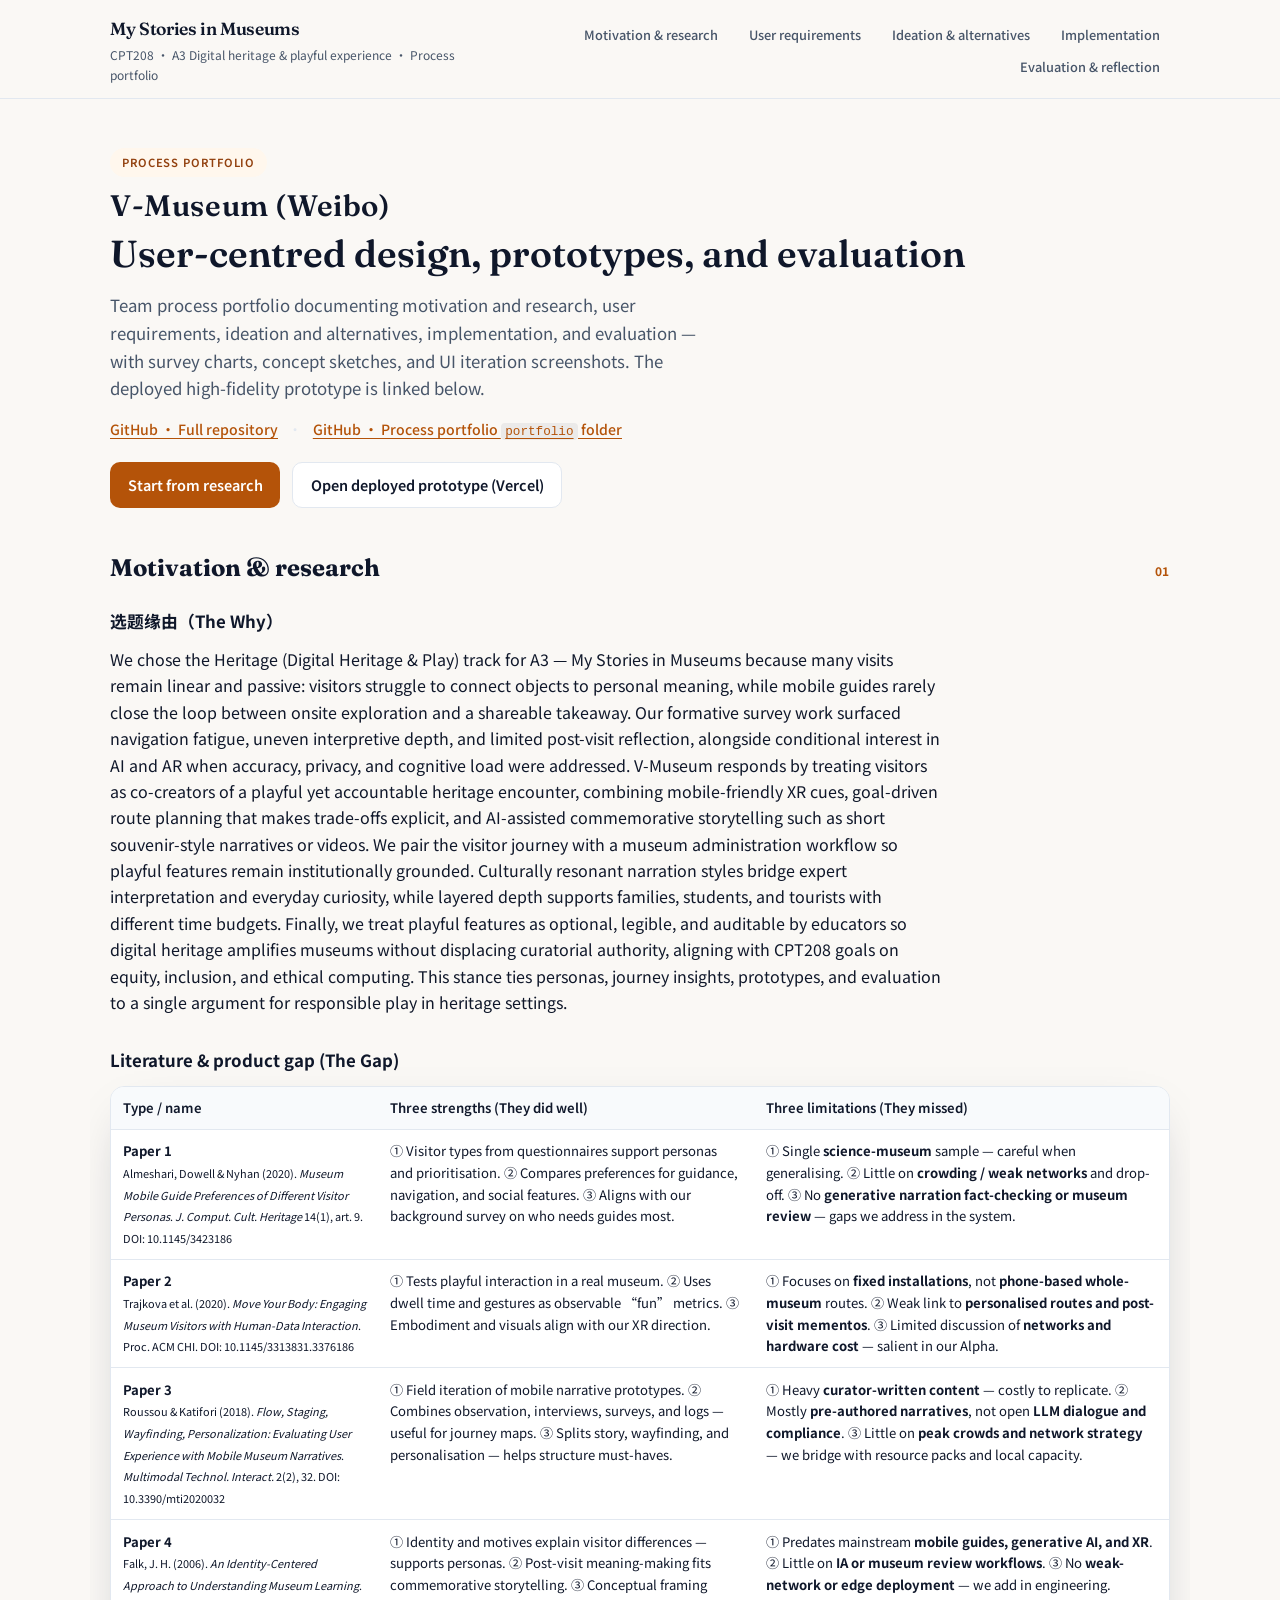
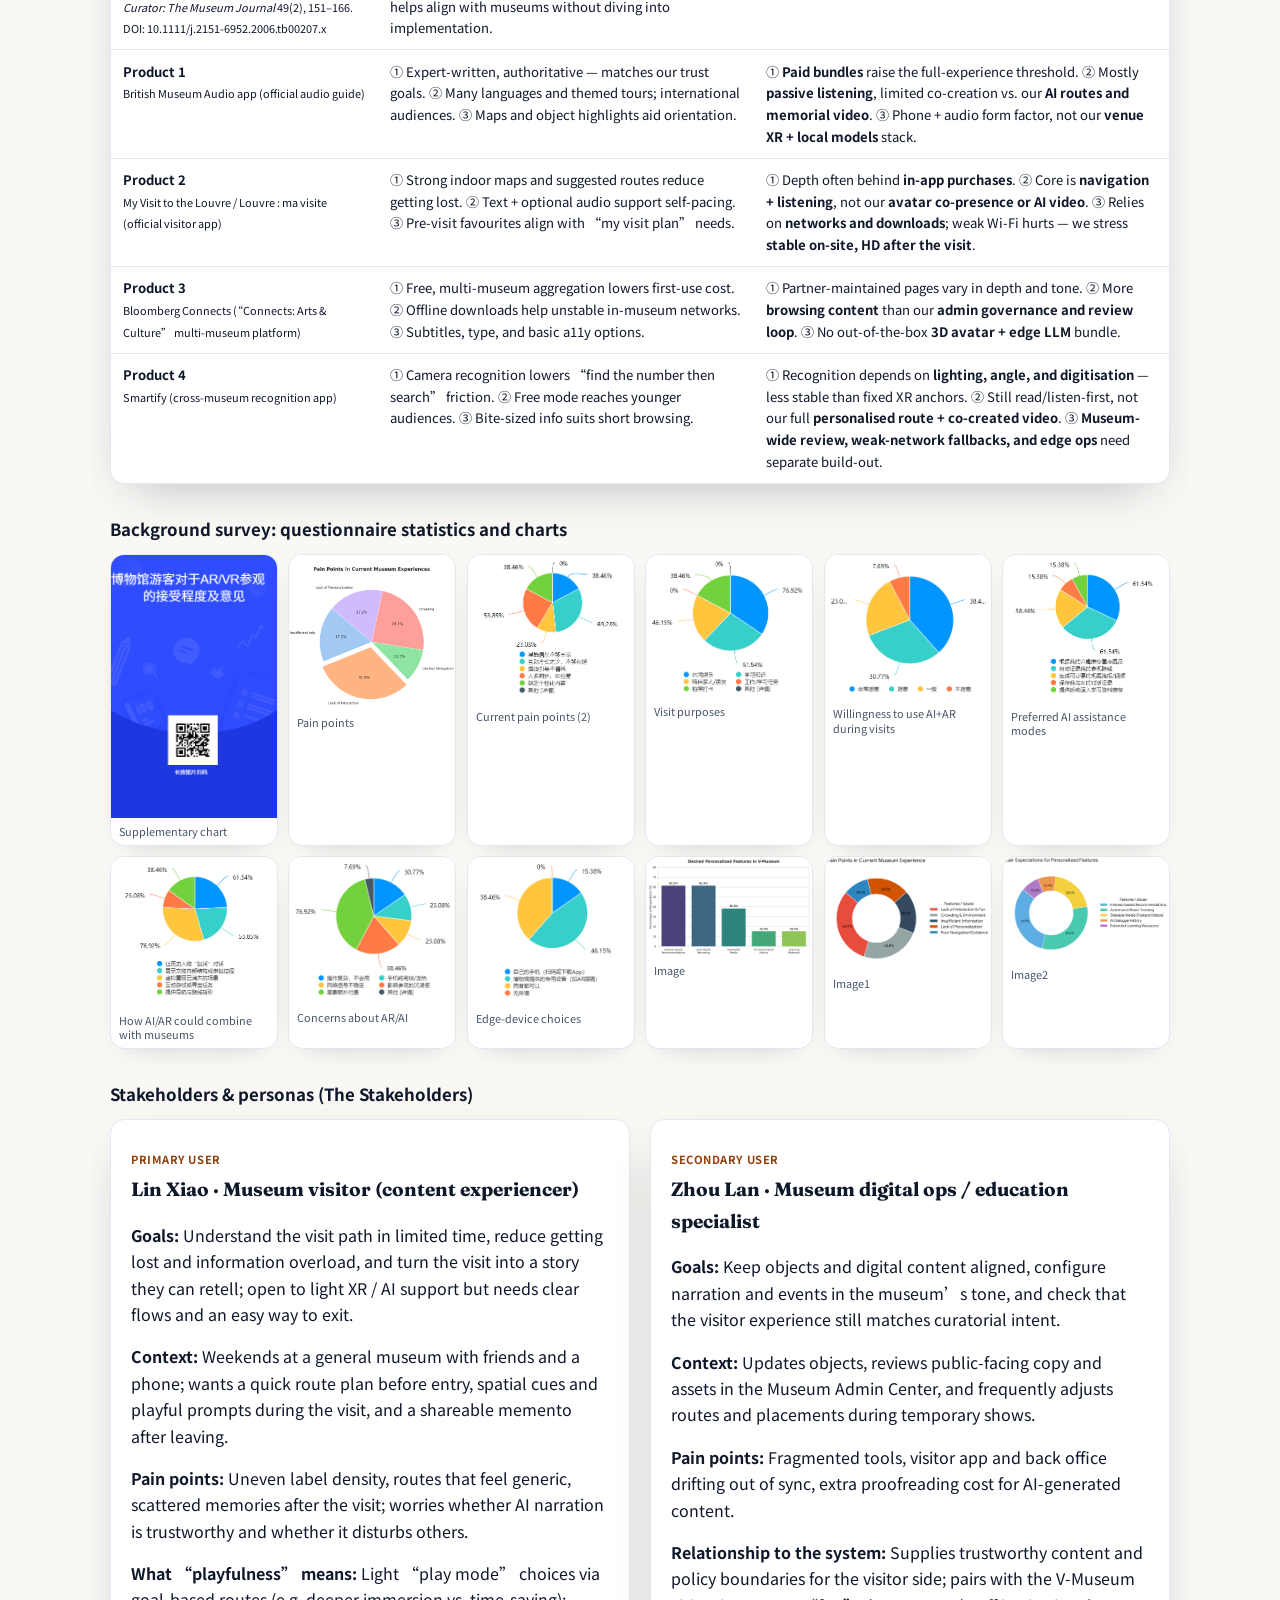
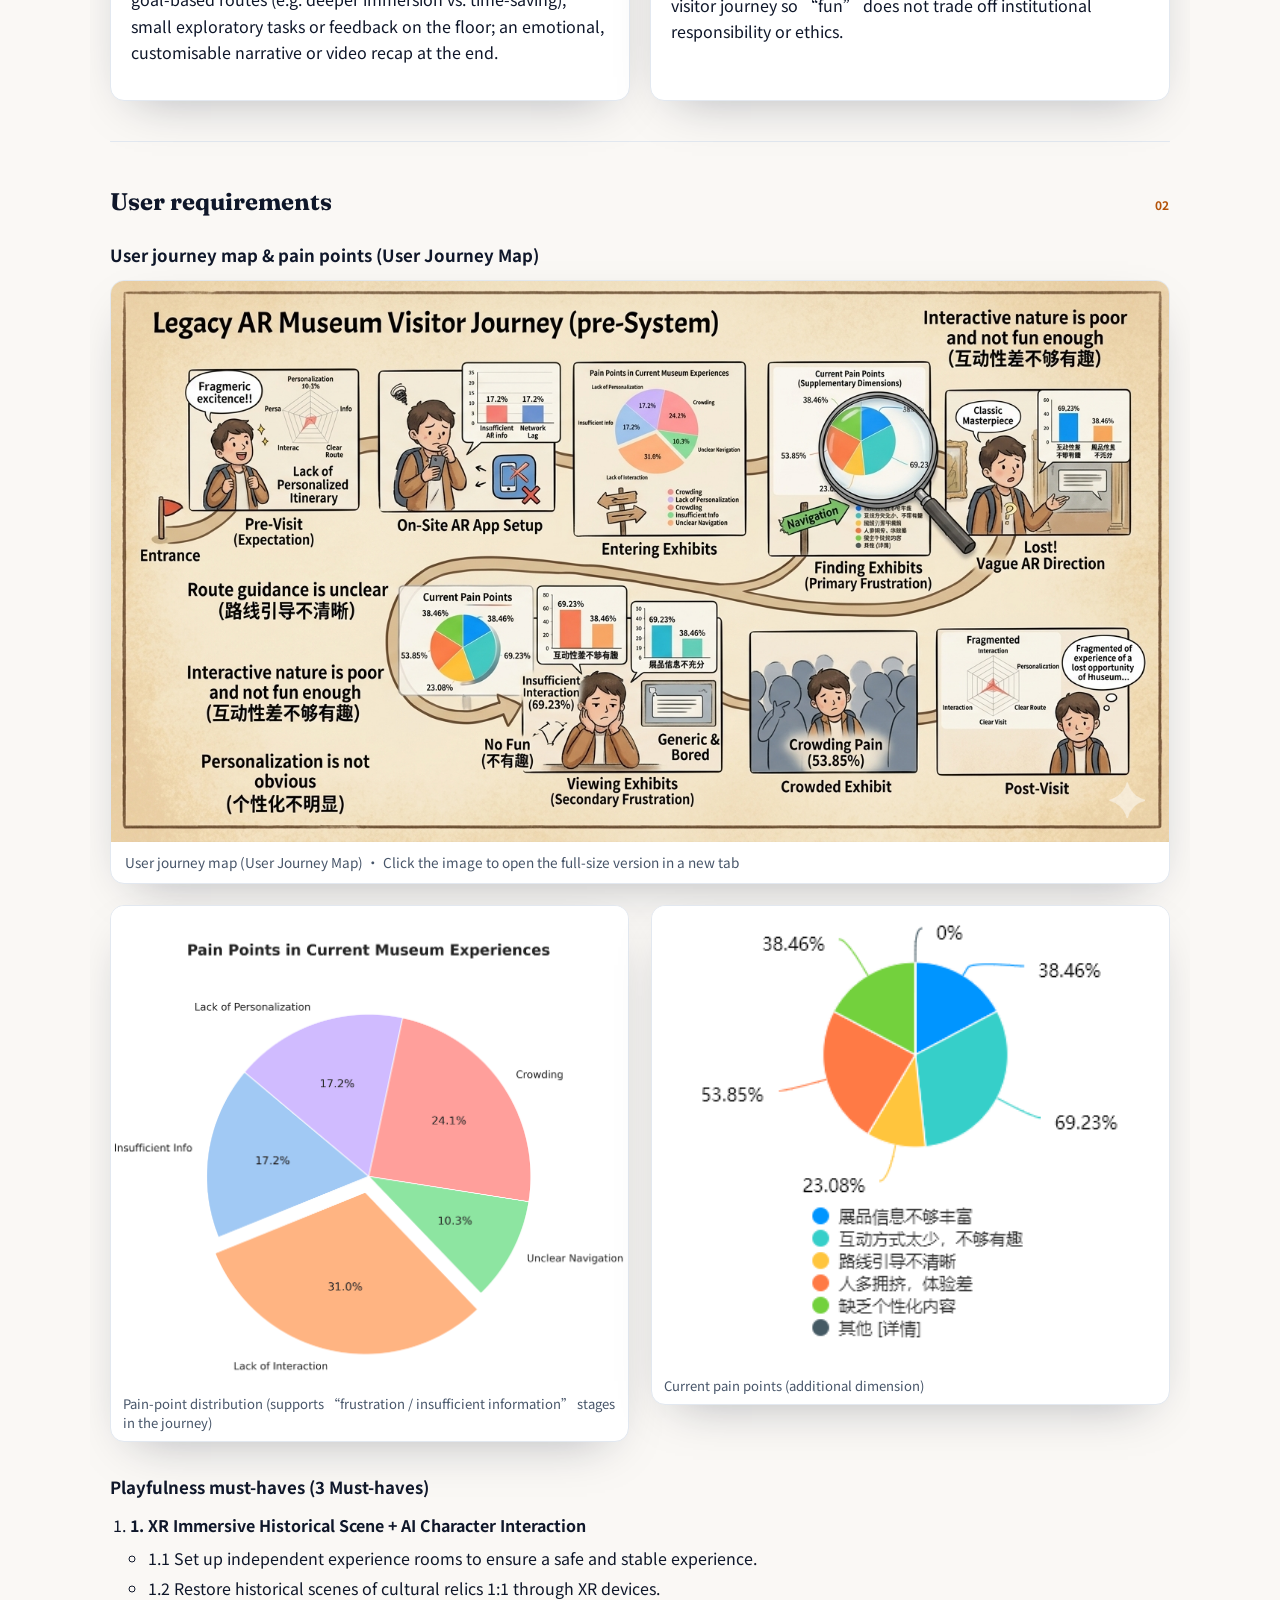
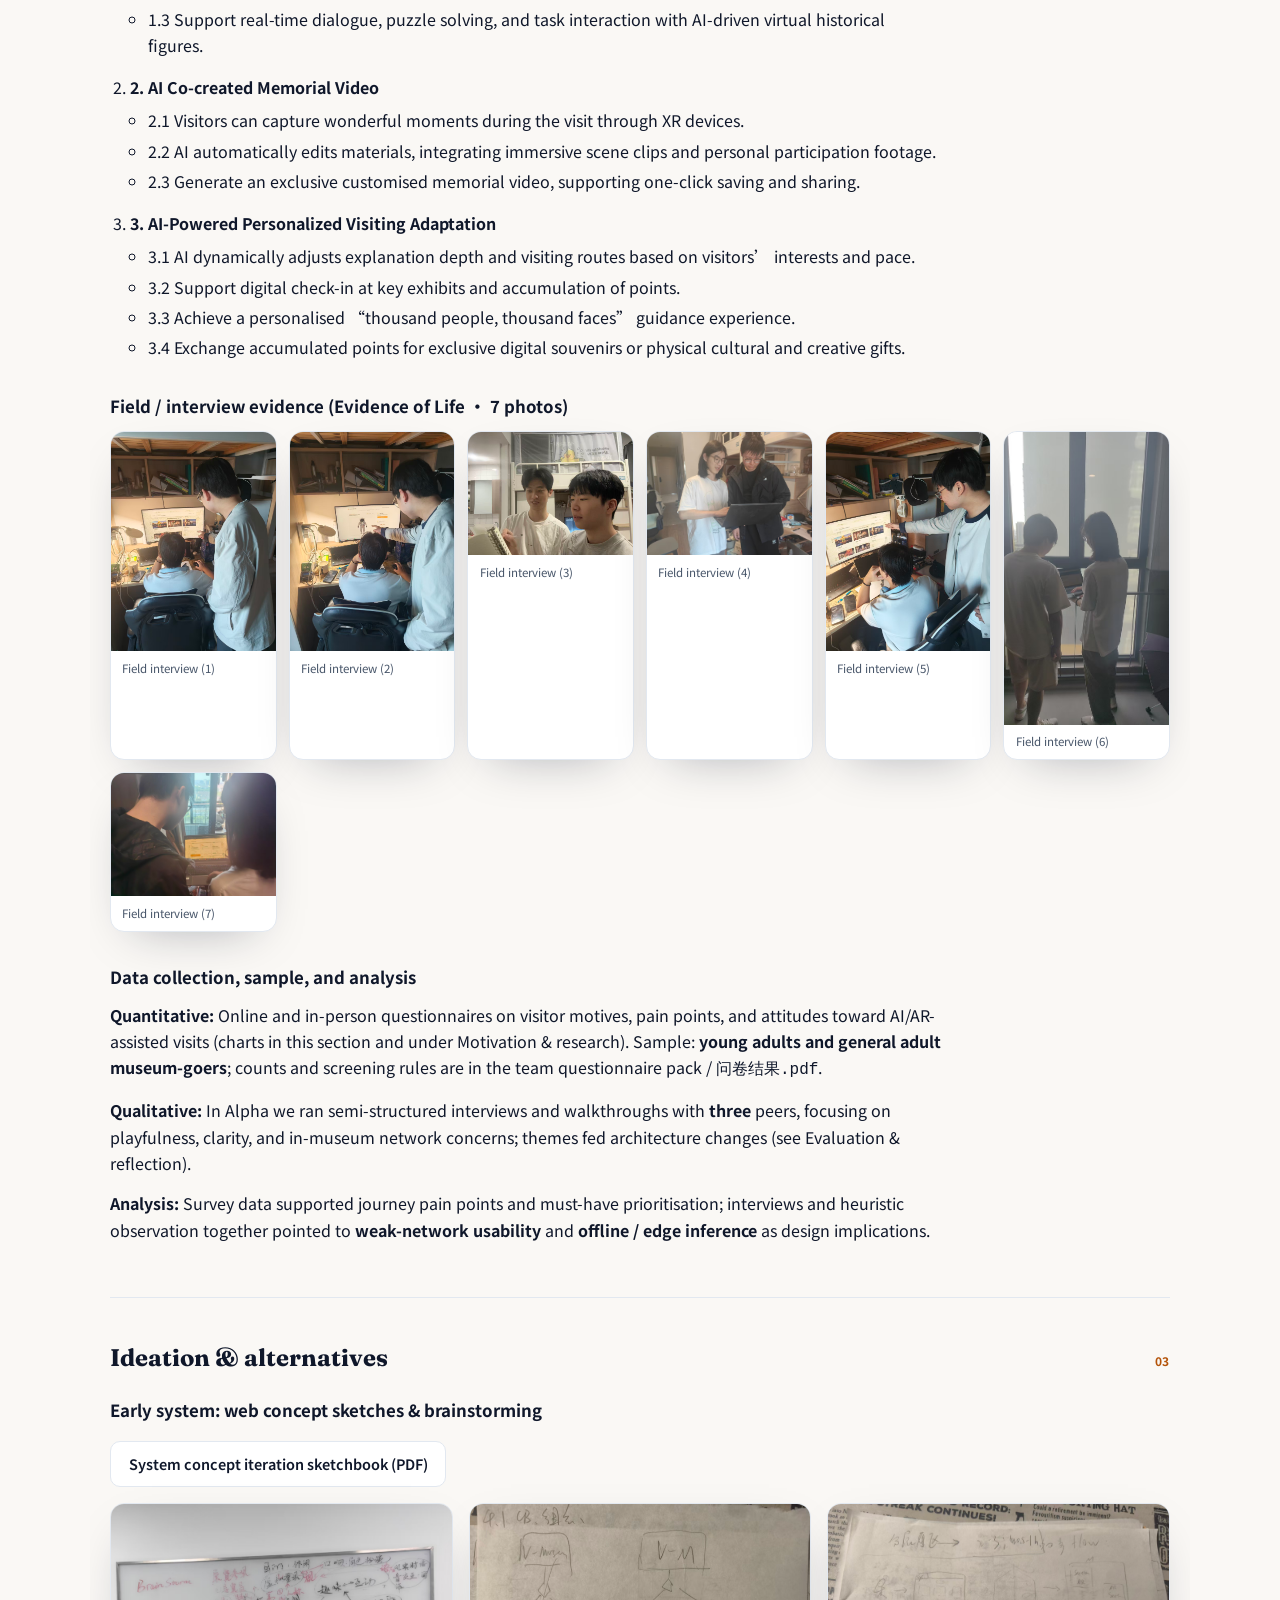
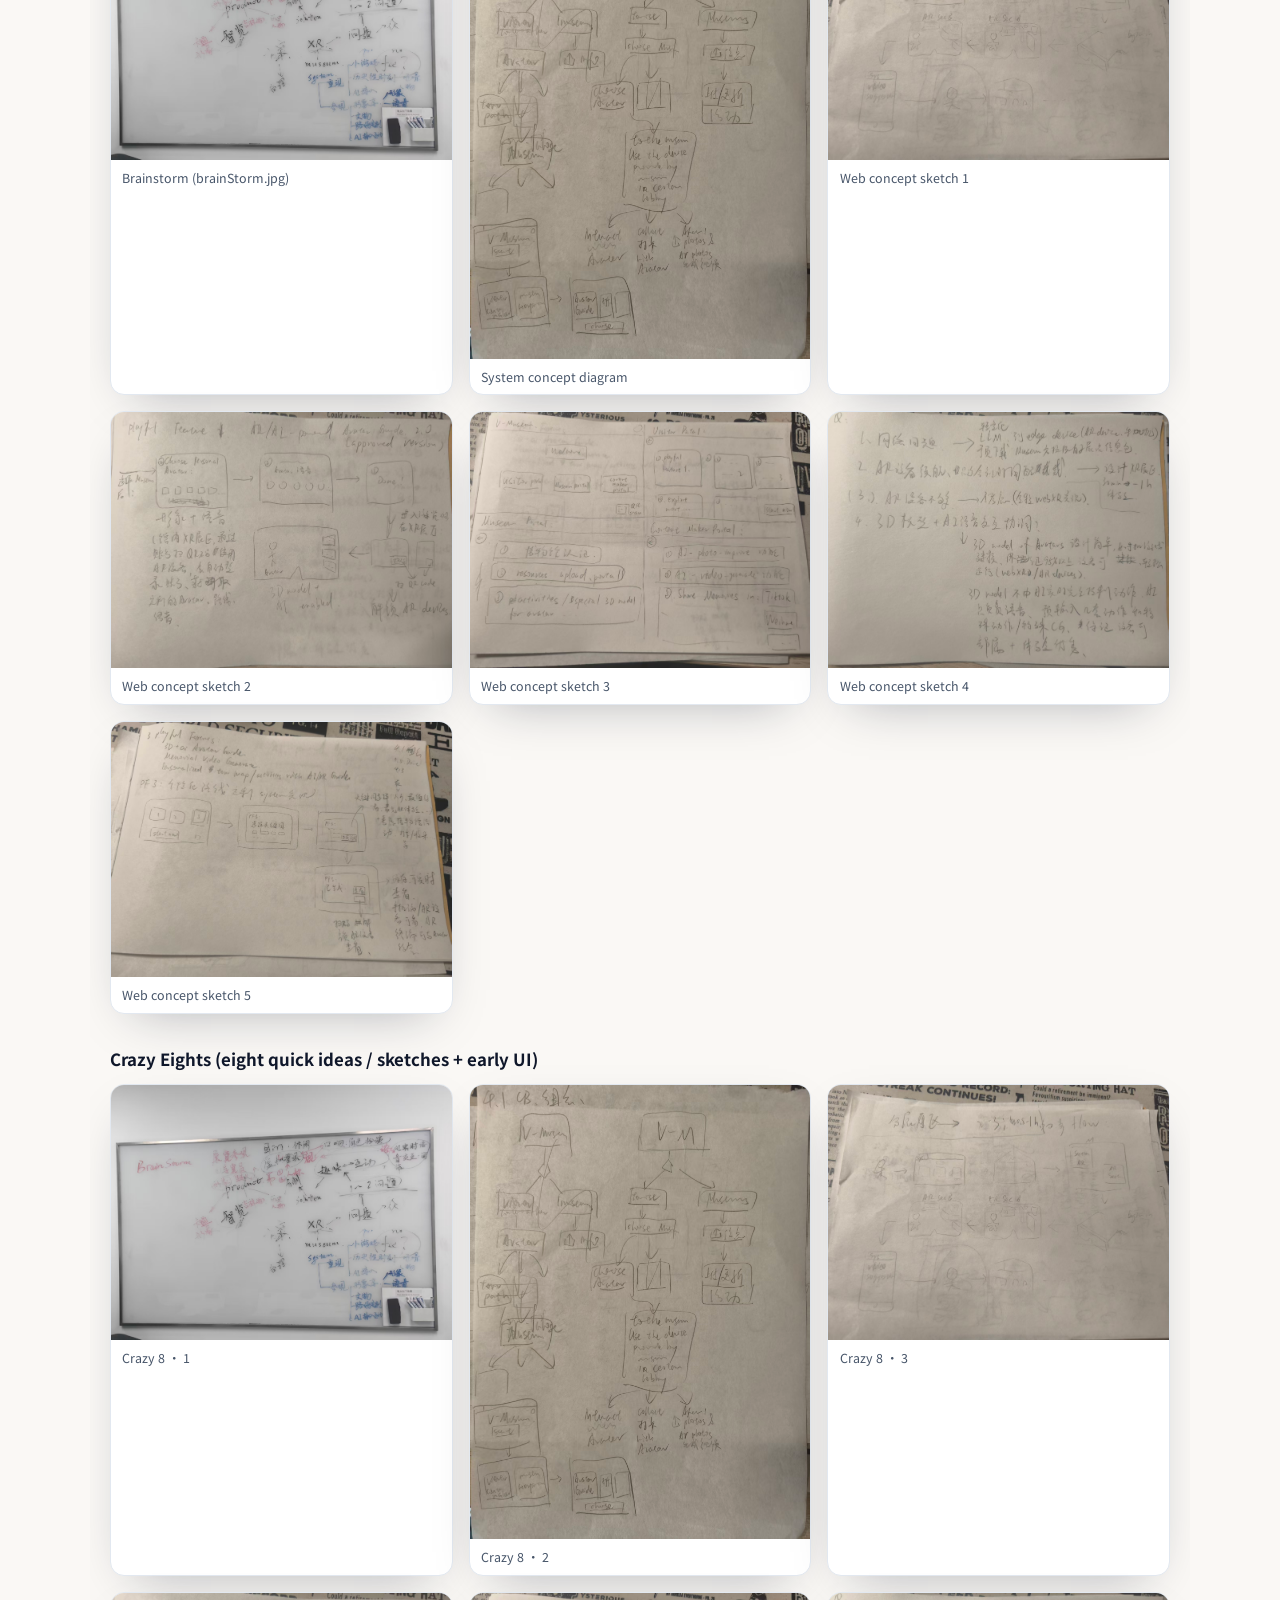
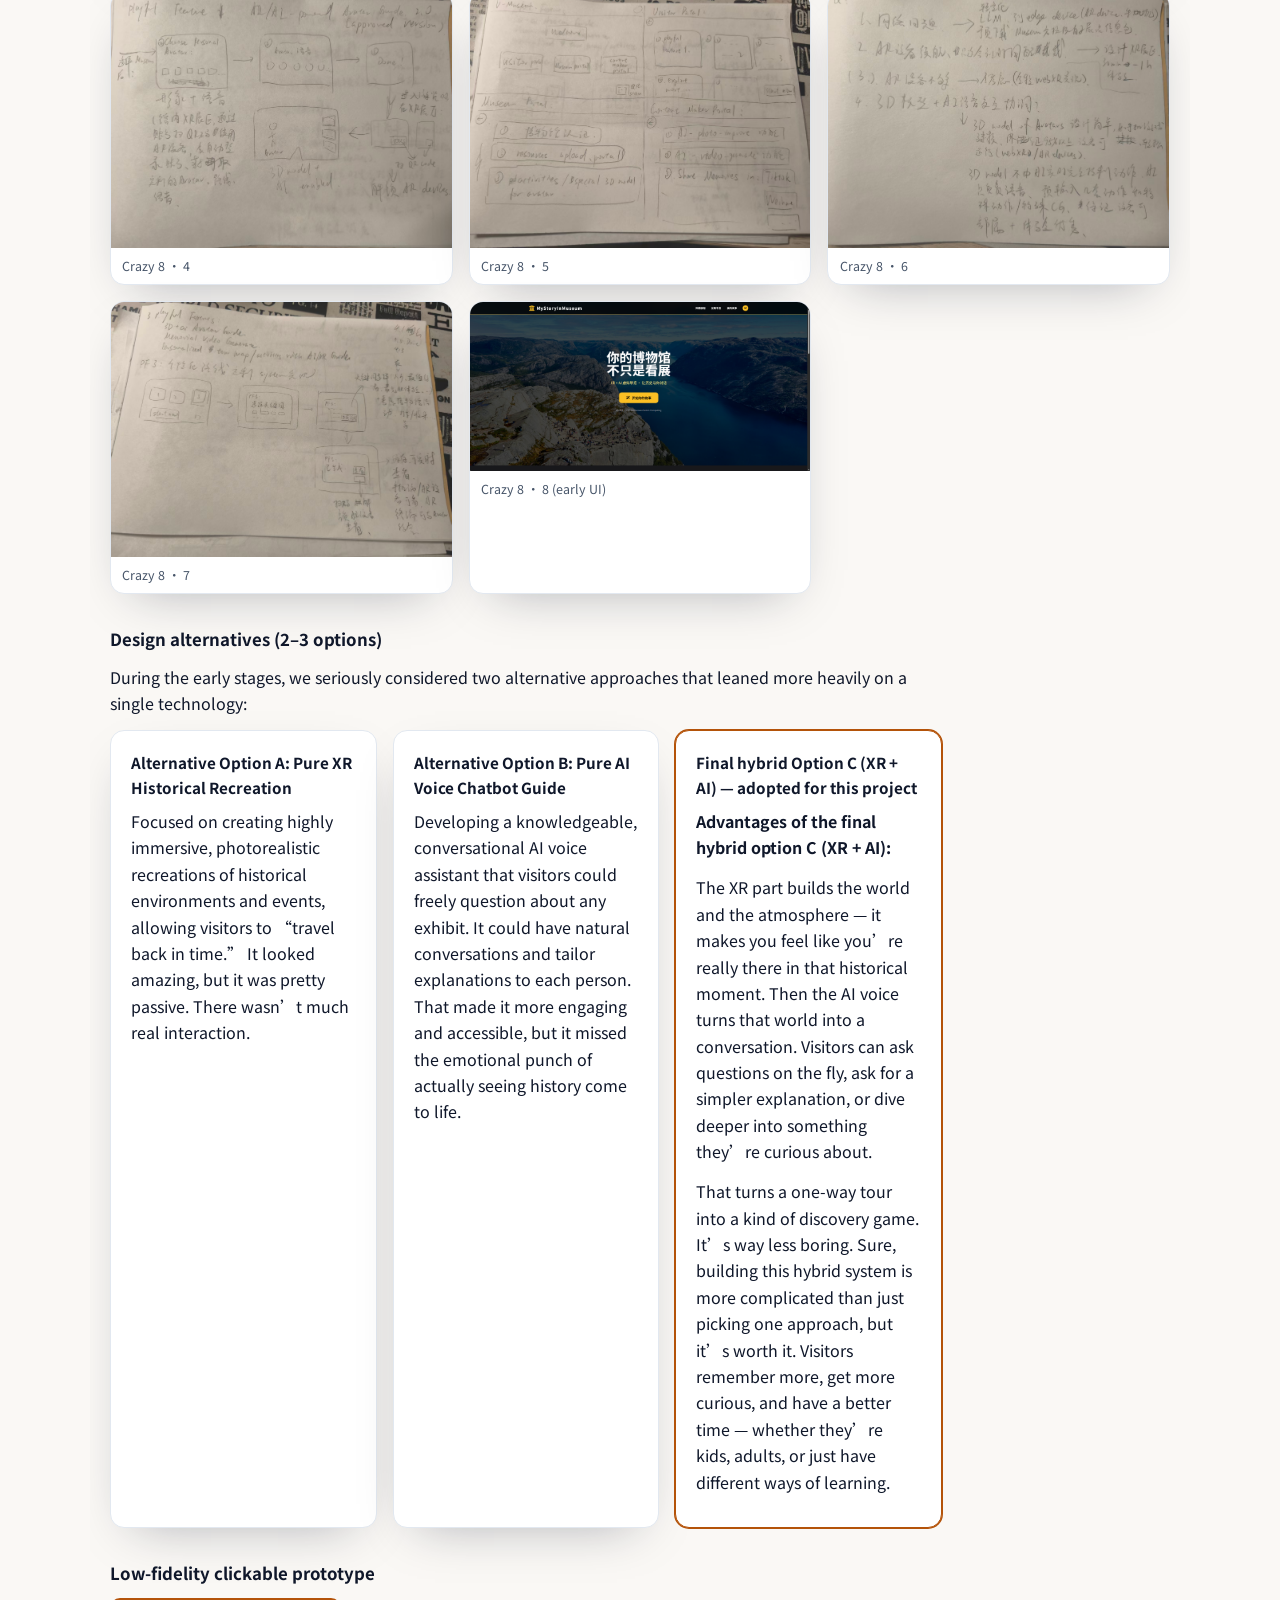
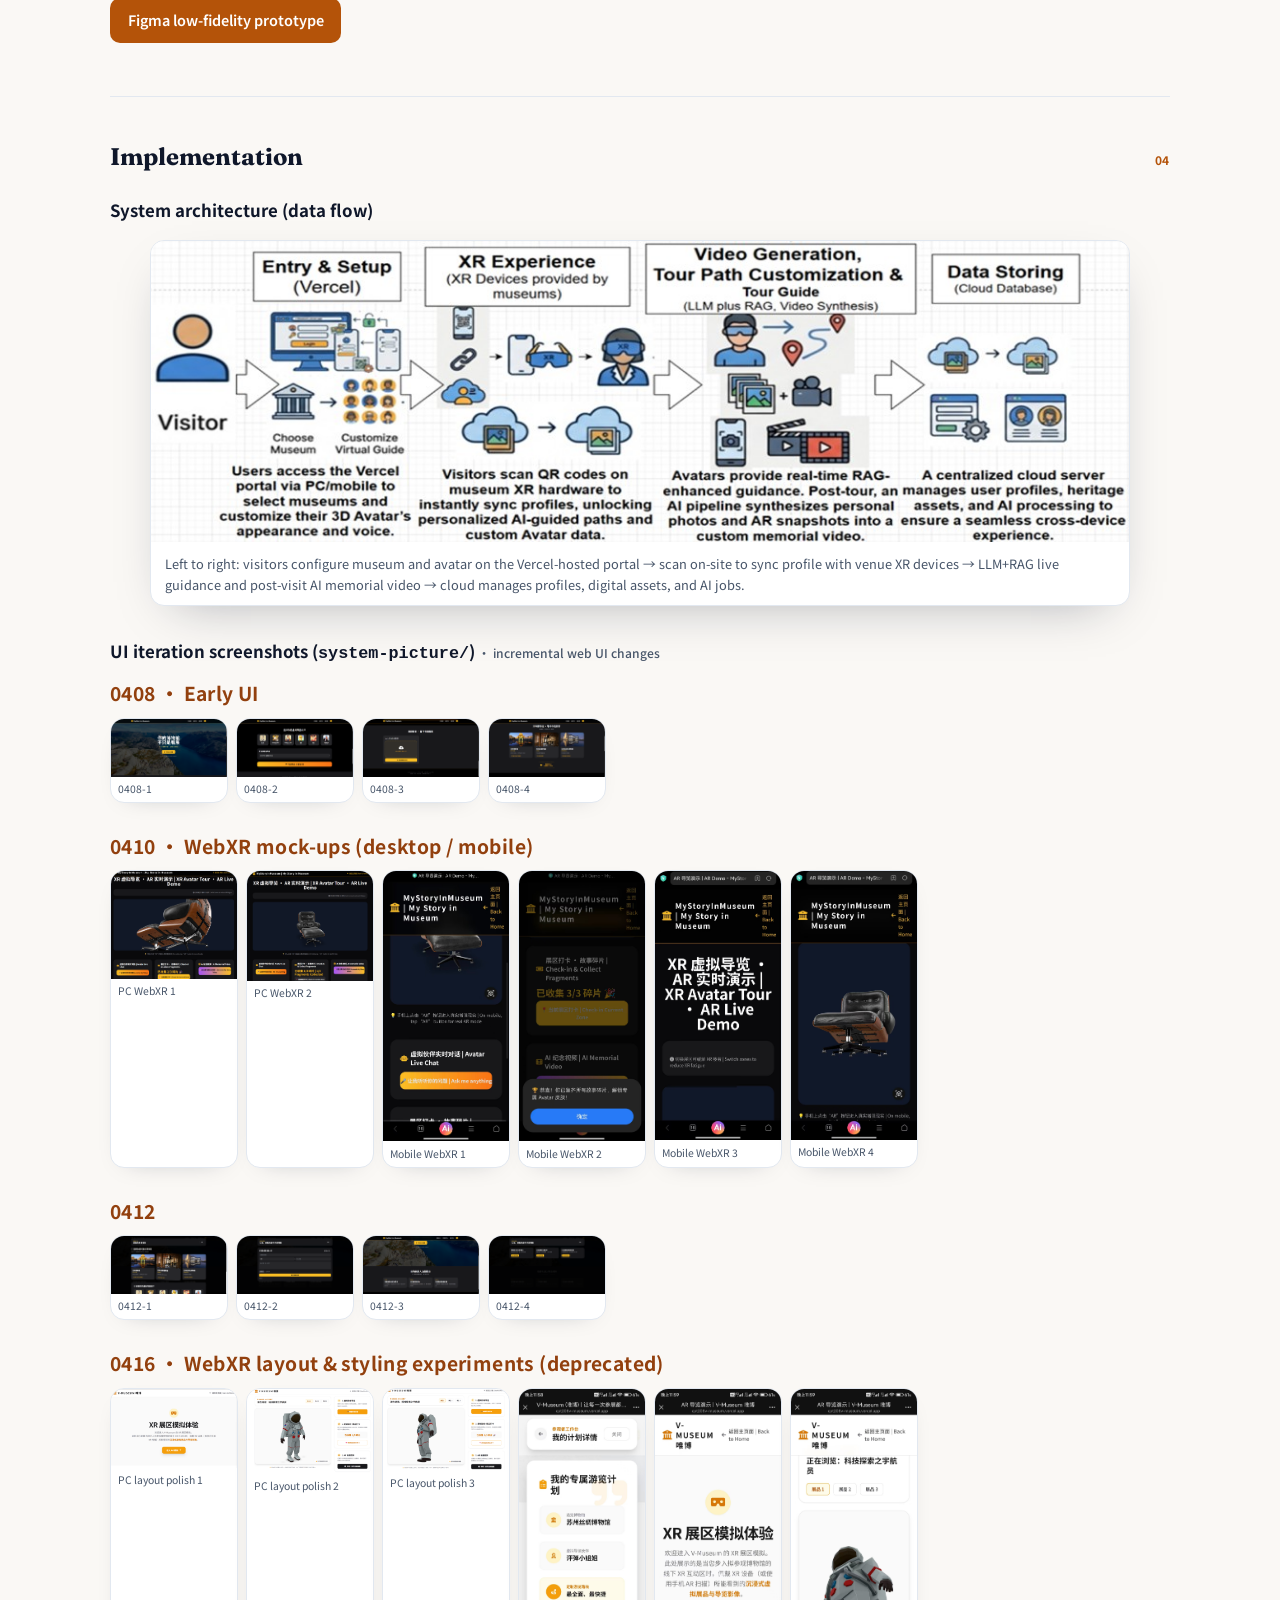
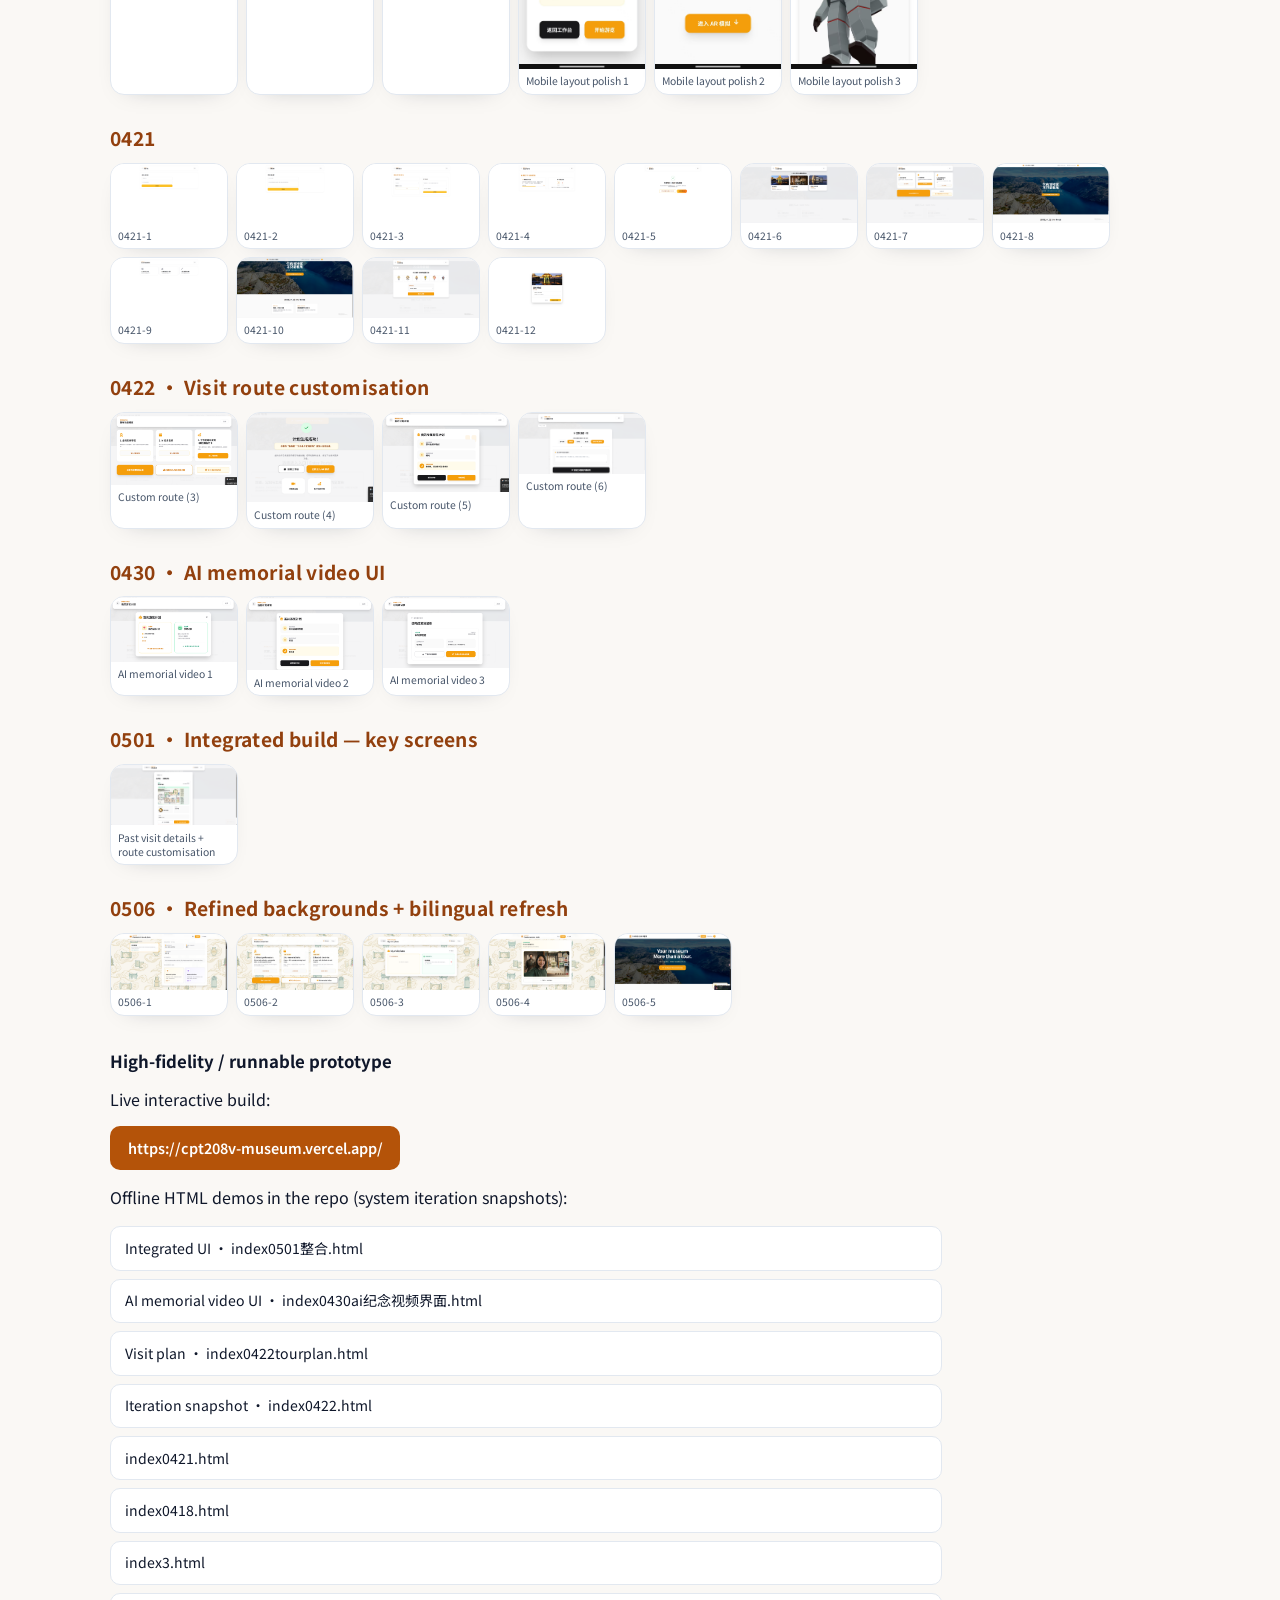
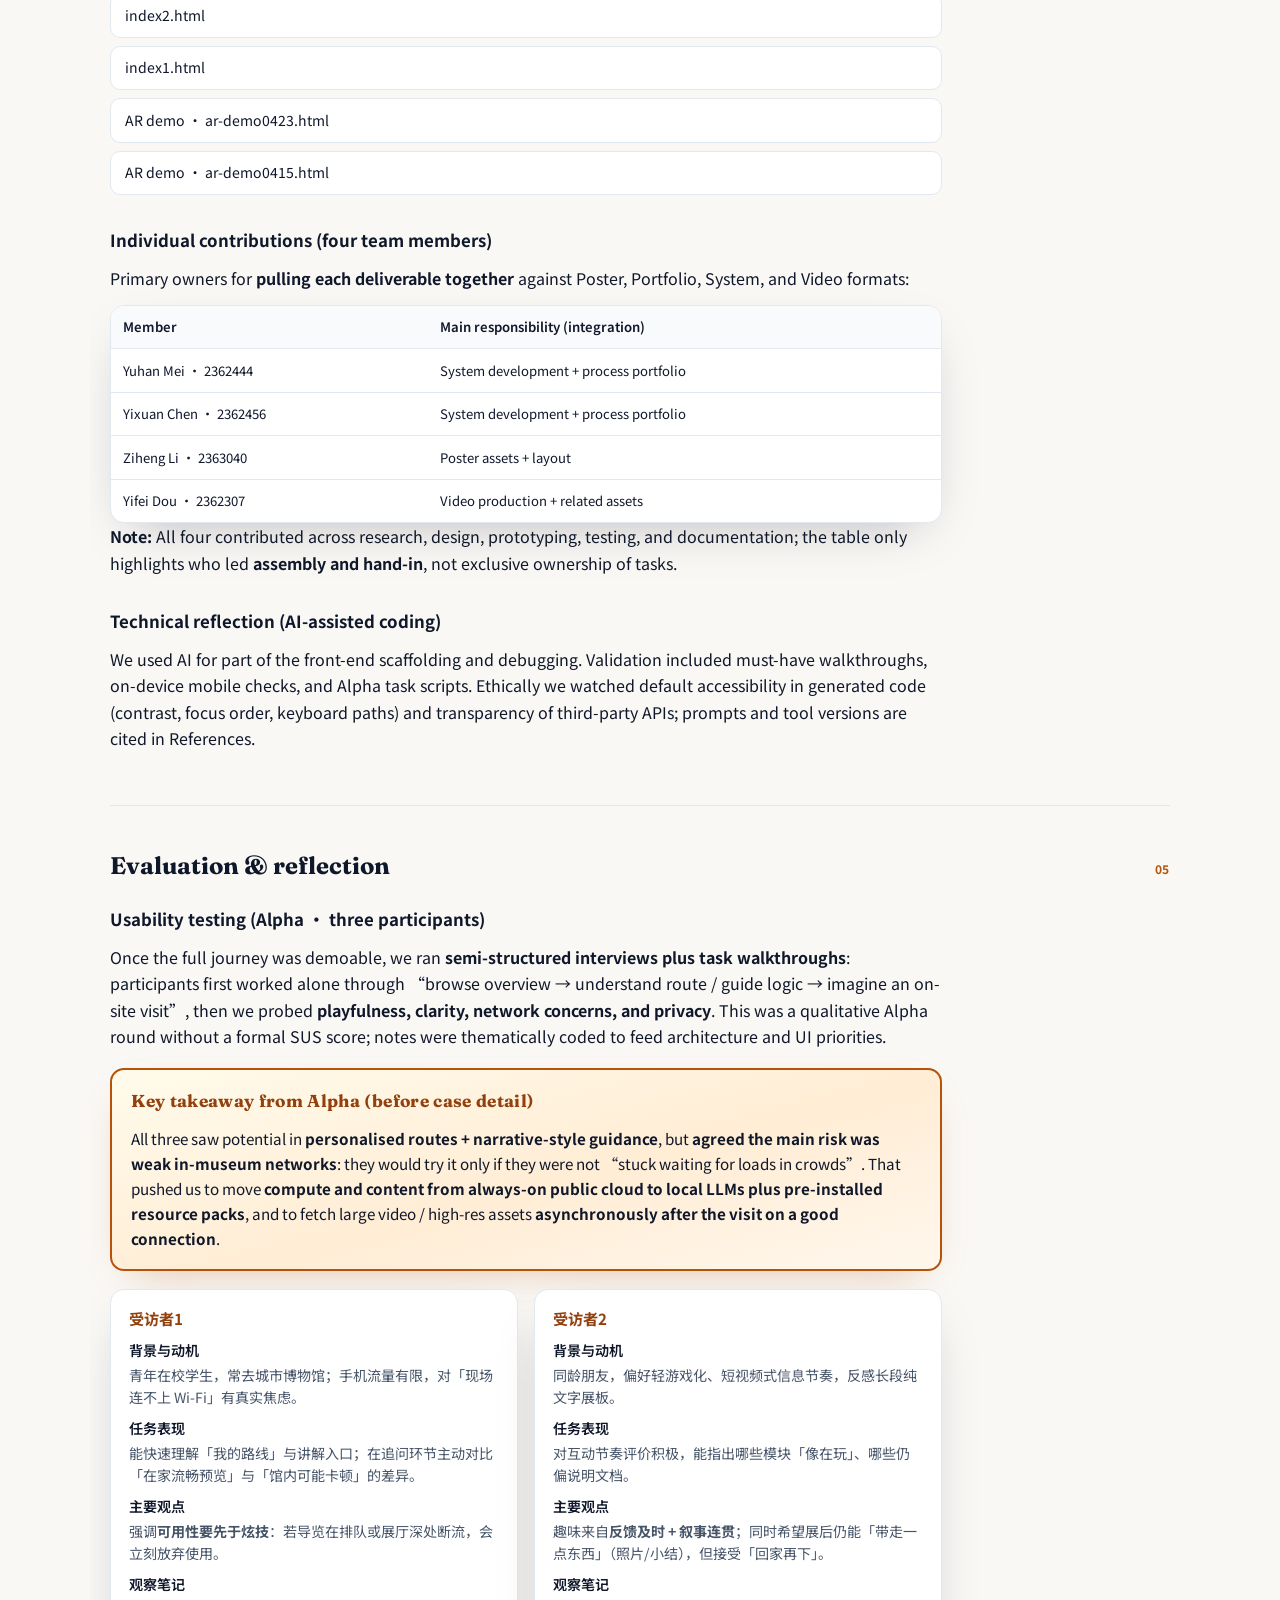
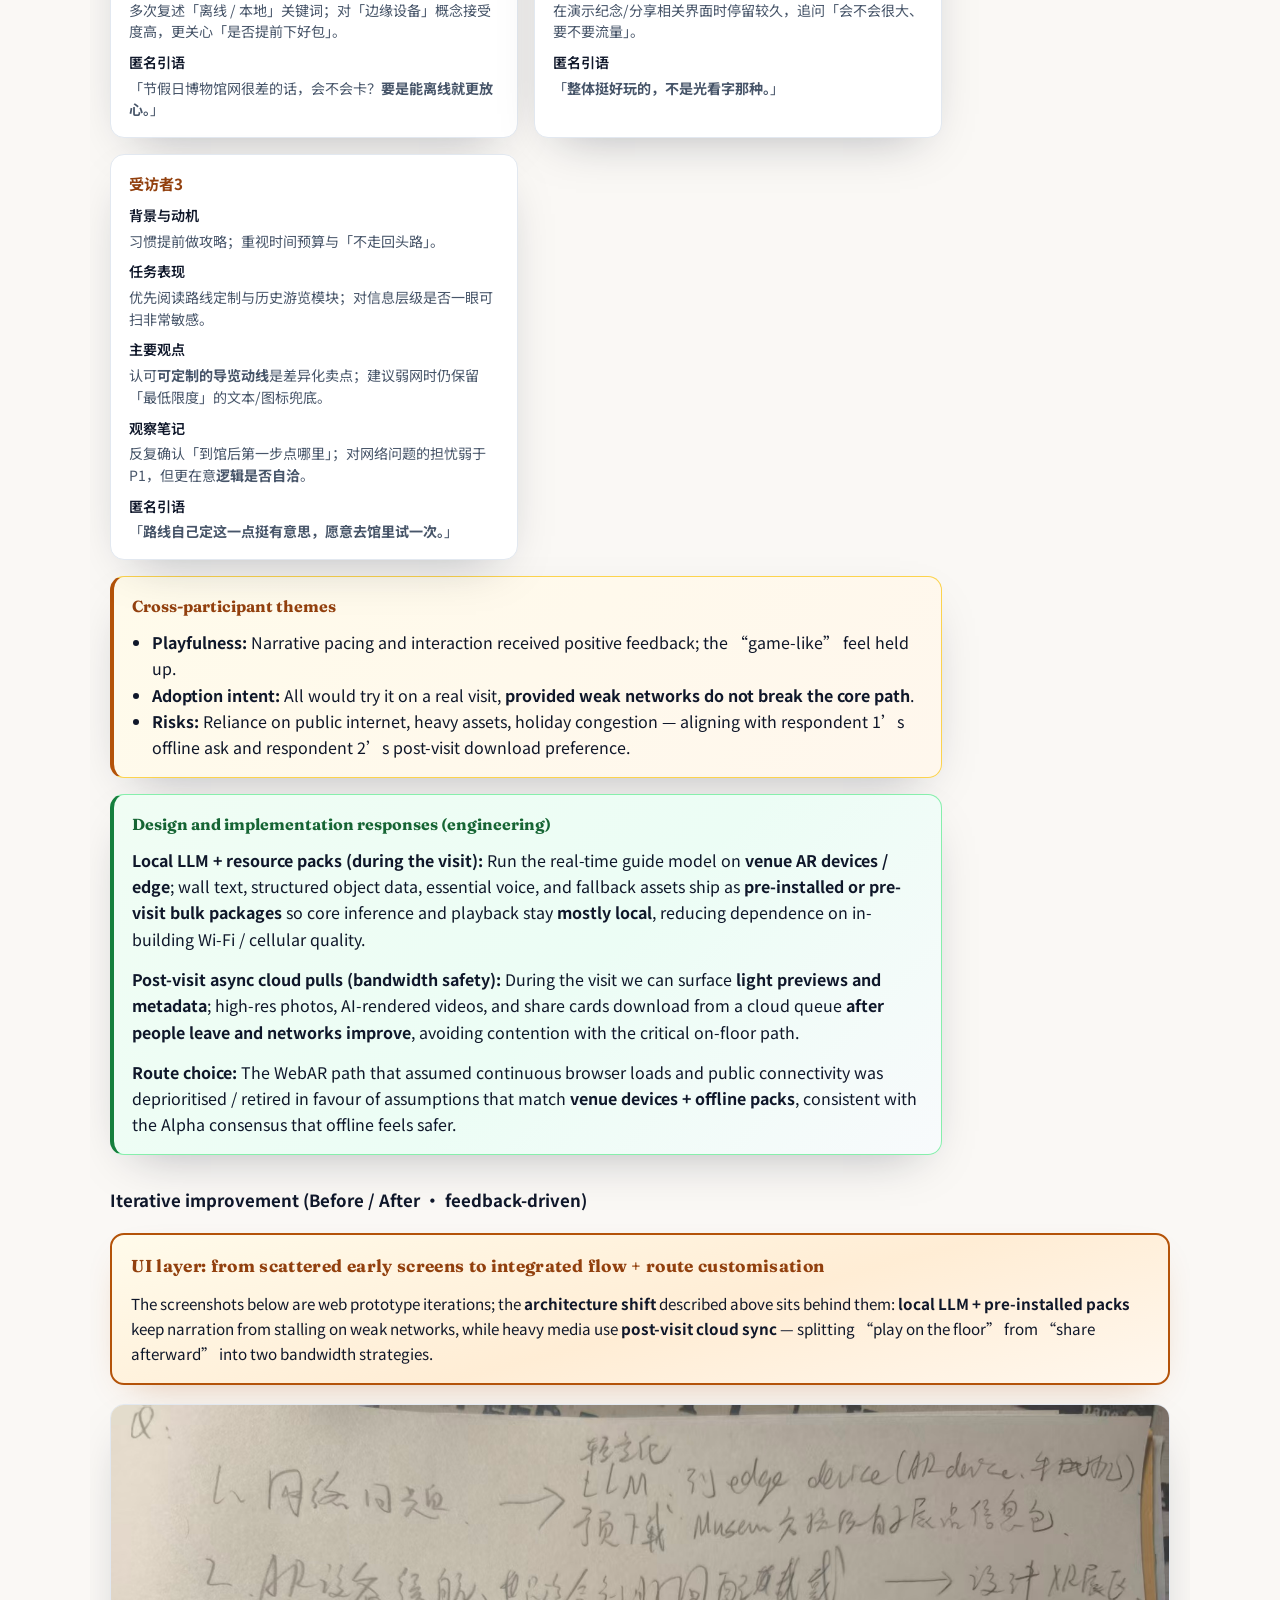
<file: portfolio/index.html>
<!DOCTYPE html>
<html lang="en">
<head>
  <meta charset="UTF-8" />
  <meta name="viewport" content="width=device-width, initial-scale=1.0" />
  <base href="./" />
  <title>CPT208 Process Portfolio · My Stories in Museums</title>
  <meta name="description" content="CPT208 Human-Centric Computing process portfolio: motivation and research, user requirements, ideation and alternatives, implementation, evaluation and reflection." />
  <link rel="preconnect" href="https://fonts.googleapis.com" />
  <link rel="preconnect" href="https://fonts.gstatic.com" crossorigin />
  <link href="https://fonts.googleapis.com/css2?family=Fraunces:opsz,wght@9..144,500;600&family=Noto+Sans+SC:wght@400;500;600;700&display=swap" rel="stylesheet" />
  <link rel="stylesheet" href="css/styles.css" />
</head>
<body>
  <a class="skip-link" href="#main">Skip to content</a>

  <header class="site-header">
    <div class="header-inner">
      <div class="brand">
        <p class="brand-title">My Stories in Museums</p>
        <p class="brand-sub">CPT208 · A3 Digital heritage &amp; playful experience · Process portfolio</p>
      </div>
      <button type="button" class="nav-toggle" data-nav-toggle aria-expanded="false" aria-controls="site-nav">Menu</button>
      <nav id="site-nav" aria-label="Page sections">
        <ul class="nav-list" data-nav-list>
          <li><a href="#motivation">Motivation &amp; research</a></li>
          <li><a href="#requirements">User requirements</a></li>
          <li><a href="#ideation">Ideation &amp; alternatives</a></li>
          <li><a href="#implementation">Implementation</a></li>
          <li><a href="#evaluation">Evaluation &amp; reflection</a></li>
        </ul>
      </nav>
    </div>
  </header>

  <div class="hero">
    <span class="hero-badge">Process Portfolio</span>
    <p class="hero-project-name">V-Museum (Weibo)</p>
    <h1>User-centred design, prototypes, and evaluation</h1>
    <p class="hero-lead">
      Team process portfolio documenting motivation and research, user requirements, ideation and alternatives, implementation, and evaluation — with survey charts, concept sketches, and UI iteration screenshots. The deployed high-fidelity prototype is linked below.
    </p>
    <p class="hero-repo-links">
      <a href="https://github.com/LUCK559/CPT208-MyStoriesInMuseum" target="_blank" rel="noopener noreferrer">GitHub · Full repository</a>
      <span class="hero-repo-links__sep" aria-hidden="true">·</span>
      <a href="https://github.com/LUCK559/CPT208-MyStoriesInMuseum/tree/main/portfolio" target="_blank" rel="noopener noreferrer">GitHub · Process portfolio <code>portfolio</code> folder</a>
    </p>
    <div class="hero-actions">
      <a class="btn btn-primary" href="#motivation">Start from research</a>
      <a class="btn btn-ghost" href="https://cpt208v-museum.vercel.app/" target="_blank" rel="noopener noreferrer">Open deployed prototype (Vercel)</a>
    </div>
  </div>

  <main id="main">
    <!-- 1 -->
    <section class="section" id="motivation">
      <div class="section-head">
        <h2>Motivation &amp; research</h2>
        <span class="section-num">01</span>
      </div>

      <div class="subsection prose">
        <h3>选题缘由（The Why）</h3>
        <p lang="en" style="hyphens:auto;">
          We chose the Heritage (Digital Heritage &amp; Play) track for A3 — My Stories in Museums because many visits remain linear and passive: visitors struggle to connect objects to personal meaning, while mobile guides rarely close the loop between onsite exploration and a shareable takeaway. Our formative survey work surfaced navigation fatigue, uneven interpretive depth, and limited post-visit reflection, alongside conditional interest in AI and AR when accuracy, privacy, and cognitive load were addressed. V-Museum responds by treating visitors as co-creators of a playful yet accountable heritage encounter, combining mobile-friendly XR cues, goal-driven route planning that makes trade-offs explicit, and AI-assisted commemorative storytelling such as short souvenir-style narratives or videos. We pair the visitor journey with a museum administration workflow so playful features remain institutionally grounded. Culturally resonant narration styles bridge expert interpretation and everyday curiosity, while layered depth supports families, students, and tourists with different time budgets. Finally, we treat playful features as optional, legible, and auditable by educators so digital heritage amplifies museums without displacing curatorial authority, aligning with CPT208 goals on equity, inclusion, and ethical computing. This stance ties personas, journey insights, prototypes, and evaluation to a single argument for responsible play in heritage settings.
        </p>
      </div>

      <div class="subsection">
        <h3>Literature &amp; product gap (The Gap)</h3>
        <div class="table-wrap">
          <table>
            <thead>
              <tr>
                <th>Type / name</th>
                <th>Three strengths (They did well)</th>
                <th>Three limitations (They missed)</th>
              </tr>
            </thead>
            <tbody>
              <tr>
                <td><strong>Paper 1</strong><br /><small>Almeshari, Dowell &amp; Nyhan (2020). <em>Museum Mobile Guide Preferences of Different Visitor Personas</em>. <em>J. Comput. Cult. Heritage</em> 14(1), art. 9. DOI: 10.1145/3423186</small></td>
                <td>① Visitor types from questionnaires support personas and prioritisation. ② Compares preferences for guidance, navigation, and social features. ③ Aligns with our background survey on who needs guides most.</td>
                <td>① Single <strong>science-museum</strong> sample — careful when generalising. ② Little on <strong>crowding / weak networks</strong> and drop-off. ③ No <strong>generative narration fact-checking or museum review</strong> — gaps we address in the system.</td>
              </tr>
              <tr>
                <td><strong>Paper 2</strong><br /><small>Trajkova et al. (2020). <em>Move Your Body: Engaging Museum Visitors with Human-Data Interaction</em>. Proc. ACM CHI. DOI: 10.1145/3313831.3376186</small></td>
                <td>① Tests playful interaction in a real museum. ② Uses dwell time and gestures as observable “fun” metrics. ③ Embodiment and visuals align with our XR direction.</td>
                <td>① Focuses on <strong>fixed installations</strong>, not <strong>phone-based whole-museum</strong> routes. ② Weak link to <strong>personalised routes and post-visit mementos</strong>. ③ Limited discussion of <strong>networks and hardware cost</strong> — salient in our Alpha.</td>
              </tr>
              <tr>
                <td><strong>Paper 3</strong><br /><small>Roussou &amp; Katifori (2018). <em>Flow, Staging, Wayfinding, Personalization: Evaluating User Experience with Mobile Museum Narratives</em>. <em>Multimodal Technol. Interact.</em> 2(2), 32. DOI: 10.3390/mti2020032</small></td>
                <td>① Field iteration of mobile narrative prototypes. ② Combines observation, interviews, surveys, and logs — useful for journey maps. ③ Splits story, wayfinding, and personalisation — helps structure must-haves.</td>
                <td>① Heavy <strong>curator-written content</strong> — costly to replicate. ② Mostly <strong>pre-authored narratives</strong>, not open <strong>LLM dialogue and compliance</strong>. ③ Little on <strong>peak crowds and network strategy</strong> — we bridge with resource packs and local capacity.</td>
              </tr>
              <tr>
                <td><strong>Paper 4</strong><br /><small>Falk, J. H. (2006). <em>An Identity-Centered Approach to Understanding Museum Learning</em>. <em>Curator: The Museum Journal</em> 49(2), 151–166. DOI: 10.1111/j.2151-6952.2006.tb00207.x</small></td>
                <td>① Identity and motives explain visitor differences — supports personas. ② Post-visit meaning-making fits commemorative storytelling. ③ Conceptual framing helps align with museums without diving into implementation.</td>
                <td>① Predates mainstream <strong>mobile guides, generative AI, and XR</strong>. ② Little on <strong>IA or museum review workflows</strong>. ③ No <strong>weak-network or edge deployment</strong> — we add in engineering.</td>
              </tr>
              <tr>
                <td><strong>Product 1</strong><br /><small>British Museum Audio app (official audio guide)</small></td>
                <td>① Expert-written, authoritative — matches our trust goals. ② Many languages and themed tours; international audiences. ③ Maps and object highlights aid orientation.</td>
                <td>① <strong>Paid bundles</strong> raise the full-experience threshold. ② Mostly <strong>passive listening</strong>, limited co-creation vs. our <strong>AI routes and memorial video</strong>. ③ Phone + audio form factor, not our <strong>venue XR + local models</strong> stack.</td>
              </tr>
              <tr>
                <td><strong>Product 2</strong><br /><small>My Visit to the Louvre / Louvre : ma visite (official visitor app)</small></td>
                <td>① Strong indoor maps and suggested routes reduce getting lost. ② Text + optional audio support self-pacing. ③ Pre-visit favourites align with “my visit plan” needs.</td>
                <td>① Depth often behind <strong>in-app purchases</strong>. ② Core is <strong>navigation + listening</strong>, not our <strong>avatar co-presence or AI video</strong>. ③ Relies on <strong>networks and downloads</strong>; weak Wi-Fi hurts — we stress <strong>stable on-site, HD after the visit</strong>.</td>
              </tr>
              <tr>
                <td><strong>Product 3</strong><br /><small>Bloomberg Connects (“Connects: Arts &amp; Culture” multi-museum platform)</small></td>
                <td>① Free, multi-museum aggregation lowers first-use cost. ② Offline downloads help unstable in-museum networks. ③ Subtitles, type, and basic a11y options.</td>
                <td>① Partner-maintained pages vary in depth and tone. ② More <strong>browsing content</strong> than our <strong>admin governance and review loop</strong>. ③ No out-of-the-box <strong>3D avatar + edge LLM</strong> bundle.</td>
              </tr>
              <tr>
                <td><strong>Product 4</strong><br /><small>Smartify (cross-museum recognition app)</small></td>
                <td>① Camera recognition lowers “find the number then search” friction. ② Free mode reaches younger audiences. ③ Bite-sized info suits short browsing.</td>
                <td>① Recognition depends on <strong>lighting, angle, and digitisation</strong> — less stable than fixed XR anchors. ② Still read/listen-first, not our full <strong>personalised route + co-created video</strong>. ③ <strong>Museum-wide review, weak-network fallbacks, and edge ops</strong> need separate build-out.</td>
              </tr>
            </tbody>
          </table>
        </div>
      </div>

      <div class="subsection">
        <h3>Background survey: questionnaire statistics and charts</h3>
        <div class="gallery-grid survey-gallery">
          <figure class="gallery-item">
            <img src="%E8%83%8C%E6%99%AF%E8%B0%83%E6%9F%A5-%E5%8D%9A%E7%89%A9%E9%A6%86aixr/01dbc0d42c4b84416c8b9daf2dd0f4f9.png" alt="Background survey: supplementary chart" loading="lazy" />
            <figcaption>Supplementary chart</figcaption>
          </figure>
          <figure class="gallery-item">
            <img src="%E8%83%8C%E6%99%AF%E8%B0%83%E6%9F%A5-%E5%8D%9A%E7%89%A9%E9%A6%86aixr/%E8%B0%83%E6%9F%A5-%E7%BB%9F%E8%AE%A1%E5%9B%BE/%E7%BB%9F%E8%AE%A1%E5%9B%BE/%E7%97%9B%E7%82%B9.png" alt="Survey: pain-point distribution" loading="lazy" />
            <figcaption>Pain points</figcaption>
          </figure>
          <figure class="gallery-item">
            <img src="%E8%83%8C%E6%99%AF%E8%B0%83%E6%9F%A5-%E5%8D%9A%E7%89%A9%E9%A6%86aixr/%E8%B0%83%E6%9F%A5-%E7%BB%9F%E8%AE%A1%E5%9B%BE/%E7%BB%9F%E8%AE%A1%E5%9B%BE/%E5%BD%93%E5%89%8D%E7%97%9B%E7%82%B92.png" alt="Survey: current pain points (2)" loading="lazy" />
            <figcaption>Current pain points (2)</figcaption>
          </figure>
          <figure class="gallery-item">
            <img src="%E8%83%8C%E6%99%AF%E8%B0%83%E6%9F%A5-%E5%8D%9A%E7%89%A9%E9%A6%86aixr/%E8%B0%83%E6%9F%A5-%E7%BB%9F%E8%AE%A1%E5%9B%BE/%E7%BB%9F%E8%AE%A1%E5%9B%BE/%E5%8F%82%E8%A7%82%E7%9B%AE%E7%9A%84.png" alt="Survey: visit purposes" loading="lazy" />
            <figcaption>Visit purposes</figcaption>
          </figure>
          <figure class="gallery-item">
            <img src="%E8%83%8C%E6%99%AF%E8%B0%83%E6%9F%A5-%E5%8D%9A%E7%89%A9%E9%A6%86aixr/%E8%B0%83%E6%9F%A5-%E7%BB%9F%E8%AE%A1%E5%9B%BE/%E7%BB%9F%E8%AE%A1%E5%9B%BE/%E6%98%AF%E5%90%A6%E6%84%BF%E6%84%8Fai%2Bar%E8%BE%85%E5%8A%A9%E8%A7%82%E5%B1%95.png" alt="Survey: willingness to use AI+AR for visits" loading="lazy" />
            <figcaption>Willingness to use AI+AR during visits</figcaption>
          </figure>
          <figure class="gallery-item">
            <img src="%E8%83%8C%E6%99%AF%E8%B0%83%E6%9F%A5-%E5%8D%9A%E7%89%A9%E9%A6%86aixr/%E8%B0%83%E6%9F%A5-%E7%BB%9F%E8%AE%A1%E5%9B%BE/%E7%BB%9F%E8%AE%A1%E5%9B%BE/ai%E8%BE%85%E5%8A%A9%E6%96%B9%E5%BC%8F%E9%80%89%E6%8B%A9.png" alt="Survey: preferred AI assistance modes" loading="lazy" />
            <figcaption>Preferred AI assistance modes</figcaption>
          </figure>
          <figure class="gallery-item">
            <img src="%E8%83%8C%E6%99%AF%E8%B0%83%E6%9F%A5-%E5%8D%9A%E7%89%A9%E9%A6%86aixr/%E8%B0%83%E6%9F%A5-%E7%BB%9F%E8%AE%A1%E5%9B%BE/%E7%BB%9F%E8%AE%A1%E5%9B%BE/aiar%E4%B8%8E%E5%8D%9A%E7%89%A9%E9%A6%86%E7%BB%93%E5%90%88%E6%96%B9%E5%BC%8F.png" alt="Survey: how AI/AR could combine with museums" loading="lazy" />
            <figcaption>How AI/AR could combine with museums</figcaption>
          </figure>
          <figure class="gallery-item">
            <img src="%E8%83%8C%E6%99%AF%E8%B0%83%E6%9F%A5-%E5%8D%9A%E7%89%A9%E9%A6%86aixr/%E8%B0%83%E6%9F%A5-%E7%BB%9F%E8%AE%A1%E5%9B%BE/%E7%BB%9F%E8%AE%A1%E5%9B%BE/arai%E6%8B%85%E5%BF%A7.png" alt="Survey: concerns about AR/AI" loading="lazy" />
            <figcaption>Concerns about AR/AI</figcaption>
          </figure>
          <figure class="gallery-item">
            <img src="%E8%83%8C%E6%99%AF%E8%B0%83%E6%9F%A5-%E5%8D%9A%E7%89%A9%E9%A6%86aixr/%E8%B0%83%E6%9F%A5-%E7%BB%9F%E8%AE%A1%E5%9B%BE/%E7%BB%9F%E8%AE%A1%E5%9B%BE/%E8%BE%B9%E7%BC%98%E8%AE%BE%E5%A4%87%E9%80%89%E6%8B%A9.png" alt="Survey: edge-device preferences" loading="lazy" />
            <figcaption>Edge-device choices</figcaption>
          </figure>
          <figure class="gallery-item">
            <img src="%E8%83%8C%E6%99%AF%E8%B0%83%E6%9F%A5-%E5%8D%9A%E7%89%A9%E9%A6%86aixr/%E8%B0%83%E6%9F%A5-%E7%BB%9F%E8%AE%A1%E5%9B%BE/%E7%BB%9F%E8%AE%A1%E5%9B%BE/Code_Generated_Image.png" alt="Generated chart 1" loading="lazy" />
            <figcaption>Image</figcaption>
          </figure>
          <figure class="gallery-item">
            <img src="%E8%83%8C%E6%99%AF%E8%B0%83%E6%9F%A5-%E5%8D%9A%E7%89%A9%E9%A6%86aixr/%E8%B0%83%E6%9F%A5-%E7%BB%9F%E8%AE%A1%E5%9B%BE/%E7%BB%9F%E8%AE%A1%E5%9B%BE/Code_Generated_Image1.png" alt="Generated chart 2" loading="lazy" />
            <figcaption>Image1</figcaption>
          </figure>
          <figure class="gallery-item">
            <img src="%E8%83%8C%E6%99%AF%E8%B0%83%E6%9F%A5-%E5%8D%9A%E7%89%A9%E9%A6%86aixr/%E8%B0%83%E6%9F%A5-%E7%BB%9F%E8%AE%A1%E5%9B%BE/%E7%BB%9F%E8%AE%A1%E5%9B%BE/Code_Generated_Image2.png" alt="Generated chart 3" loading="lazy" />
            <figcaption>Image2</figcaption>
          </figure>
        </div>
      </div>

      <div class="subsection">
        <h3>Stakeholders &amp; personas (The Stakeholders)</h3>
        <div class="grid-2">
          <article class="card">
            <p class="persona-tag">Primary user</p>
            <h4 class="persona-name">Lin Xiao · Museum visitor (content experiencer)</h4>
            <p><strong>Goals:</strong> Understand the visit path in limited time, reduce getting lost and information overload, and turn the visit into a story they can retell; open to light XR / AI support but needs clear flows and an easy way to exit.</p>
            <p><strong>Context:</strong> Weekends at a general museum with friends and a phone; wants a quick route plan before entry, spatial cues and playful prompts during the visit, and a shareable memento after leaving.</p>
            <p><strong>Pain points:</strong> Uneven label density, routes that feel generic, scattered memories after the visit; worries whether AI narration is trustworthy and whether it disturbs others.</p>
            <p><strong>What “playfulness” means:</strong> Light “play mode” choices via goal-based routes (e.g. deeper immersion vs. time-saving); small exploratory tasks or feedback on the floor; an emotional, customisable narrative or video recap at the end.</p>
          </article>
          <article class="card">
            <p class="persona-tag">Secondary user</p>
            <h4 class="persona-name">Zhou Lan · Museum digital ops / education specialist</h4>
            <p><strong>Goals:</strong> Keep objects and digital content aligned, configure narration and events in the museum’s tone, and check that the visitor experience still matches curatorial intent.</p>
            <p><strong>Context:</strong> Updates objects, reviews public-facing copy and assets in the Museum Admin Center, and frequently adjusts routes and placements during temporary shows.</p>
            <p><strong>Pain points:</strong> Fragmented tools, visitor app and back office drifting out of sync, extra proofreading cost for AI-generated content.</p>
            <p><strong>Relationship to the system:</strong> Supplies trustworthy content and policy boundaries for the visitor side; pairs with the V-Museum visitor journey so “fun” does not trade off institutional responsibility or ethics.</p>
          </article>
        </div>
      </div>
    </section>

    <!-- 2 -->
    <section class="section" id="requirements">
      <div class="section-head">
        <h2>User requirements</h2>
        <span class="section-num">02</span>
      </div>

      <div class="subsection">
        <h3>User journey map &amp; pain points (User Journey Map)</h3>
        <div class="journey-map-gallery">
          <figure class="gallery-item gallery-item--journey-hero">
            <a class="journey-map-hero-link" href="%E8%83%8C%E6%99%AF%E8%B0%83%E6%9F%A5-%E5%8D%9A%E7%89%A9%E9%A6%86aixr/%E8%B0%83%E6%9F%A5-%E7%BB%9F%E8%AE%A1%E5%9B%BE/%E7%BB%9F%E8%AE%A1%E5%9B%BE/%E7%94%A8%E6%88%B7%E7%97%9B%E7%82%B9%E8%B7%AF%E7%A8%8B%E5%9B%BE.png" target="_blank" rel="noopener noreferrer" title="Open full image in a new tab for small text"><img src="%E8%83%8C%E6%99%AF%E8%B0%83%E6%9F%A5-%E5%8D%9A%E7%89%A9%E9%A6%86aixr/%E8%B0%83%E6%9F%A5-%E7%BB%9F%E8%AE%A1%E5%9B%BE/%E7%BB%9F%E8%AE%A1%E5%9B%BE/%E7%94%A8%E6%88%B7%E7%97%9B%E7%82%B9%E8%B7%AF%E7%A8%8B%E5%9B%BE.png" alt="User journey map with pain points" loading="lazy" /></a>
            <figcaption>User journey map (User Journey Map) · Click the image to open the full-size version in a new tab</figcaption>
          </figure>
          <div class="journey-map-stats-row">
            <figure class="gallery-item">
              <img src="%E8%83%8C%E6%99%AF%E8%B0%83%E6%9F%A5-%E5%8D%9A%E7%89%A9%E9%A6%86aixr/%E8%B0%83%E6%9F%A5-%E7%BB%9F%E8%AE%A1%E5%9B%BE/%E7%BB%9F%E8%AE%A1%E5%9B%BE/%E7%97%9B%E7%82%B9.png" alt="Survey: pain-point distribution during visits" loading="lazy" />
              <figcaption>Pain-point distribution (supports “frustration / insufficient information” stages in the journey)</figcaption>
            </figure>
            <figure class="gallery-item">
              <img src="%E8%83%8C%E6%99%AF%E8%B0%83%E6%9F%A5-%E5%8D%9A%E7%89%A9%E9%A6%86aixr/%E8%B0%83%E6%9F%A5-%E7%BB%9F%E8%AE%A1%E5%9B%BE/%E7%BB%9F%E8%AE%A1%E5%9B%BE/%E5%BD%93%E5%89%8D%E7%97%9B%E7%82%B92.png" alt="Survey: current pain points (extra dimension)" loading="lazy" />
              <figcaption>Current pain points (additional dimension)</figcaption>
            </figure>
          </div>
        </div>
      </div>

      <div class="subsection prose" lang="en">
        <h3>Playfulness must-haves (3 Must-haves)</h3>
        <ol class="musthave-list">
          <li>
            <strong>1. XR Immersive Historical Scene + AI Character Interaction</strong>
            <ul>
              <li>1.1 Set up independent experience rooms to ensure a safe and stable experience.</li>
              <li>1.2 Restore historical scenes of cultural relics 1:1 through XR devices.</li>
              <li>1.3 Support real-time dialogue, puzzle solving, and task interaction with AI-driven virtual historical figures.</li>
            </ul>
          </li>
          <li>
            <strong>2. AI Co-created Memorial Video</strong>
            <ul>
              <li>2.1 Visitors can capture wonderful moments during the visit through XR devices.</li>
              <li>2.2 AI automatically edits materials, integrating immersive scene clips and personal participation footage.</li>
              <li>2.3 Generate an exclusive customised memorial video, supporting one-click saving and sharing.</li>
            </ul>
          </li>
          <li>
            <strong>3. AI-Powered Personalized Visiting Adaptation</strong>
            <ul>
              <li>3.1 AI dynamically adjusts explanation depth and visiting routes based on visitors’ interests and pace.</li>
              <li>3.2 Support digital check-in at key exhibits and accumulation of points.</li>
              <li>3.3 Achieve a personalised “thousand people, thousand faces” guidance experience.</li>
              <li>3.4 Exchange accumulated points for exclusive digital souvenirs or physical cultural and creative gifts.</li>
            </ul>
          </li>
        </ol>
      </div>

      <div class="subsection">
        <h3>Field / interview evidence (Evidence of Life · 7 photos)</h3>
        <div class="media-grid">
          <figure class="gallery-item" style="margin:0;">
            <img src="%E9%A1%B9%E7%9B%AE%E4%B8%AD%E6%9C%9F%E7%BA%BF%E4%B8%8B%E9%87%87%E8%AE%BF/%E7%BA%BF%E4%B8%8B%E9%87%87%E8%AE%BF%20(1).jpg" alt="Mid-project field interview (1)" loading="lazy" />
            <figcaption style="font-size:0.72rem;">Field interview (1)</figcaption>
          </figure>
          <figure class="gallery-item" style="margin:0;">
            <img src="%E9%A1%B9%E7%9B%AE%E4%B8%AD%E6%9C%9F%E7%BA%BF%E4%B8%8B%E9%87%87%E8%AE%BF/%E7%BA%BF%E4%B8%8B%E9%87%87%E8%AE%BF%20(2).jpg" alt="Mid-project field interview (2)" loading="lazy" />
            <figcaption style="font-size:0.72rem;">Field interview (2)</figcaption>
          </figure>
          <figure class="gallery-item" style="margin:0;">
            <img src="%E9%A1%B9%E7%9B%AE%E4%B8%AD%E6%9C%9F%E7%BA%BF%E4%B8%8B%E9%87%87%E8%AE%BF/%E7%BA%BF%E4%B8%8B%E9%87%87%E8%AE%BF%20(3).jpg" alt="Mid-project field interview (3)" loading="lazy" />
            <figcaption style="font-size:0.72rem;">Field interview (3)</figcaption>
          </figure>
          <figure class="gallery-item" style="margin:0;">
            <img src="%E9%A1%B9%E7%9B%AE%E4%B8%AD%E6%9C%9F%E7%BA%BF%E4%B8%8B%E9%87%87%E8%AE%BF/%E7%BA%BF%E4%B8%8B%E9%87%87%E8%AE%BF%20(4).jpg" alt="Mid-project field interview (4)" loading="lazy" />
            <figcaption style="font-size:0.72rem;">Field interview (4)</figcaption>
          </figure>
          <figure class="gallery-item" style="margin:0;">
            <img src="%E9%A1%B9%E7%9B%AE%E4%B8%AD%E6%9C%9F%E7%BA%BF%E4%B8%8B%E9%87%87%E8%AE%BF/%E7%BA%BF%E4%B8%8B%E9%87%87%E8%AE%BF%20(5).jpg" alt="Mid-project field interview (5)" loading="lazy" />
            <figcaption style="font-size:0.72rem;">Field interview (5)</figcaption>
          </figure>
          <figure class="gallery-item" style="margin:0;">
            <img src="%E9%A1%B9%E7%9B%AE%E4%B8%AD%E6%9C%9F%E7%BA%BF%E4%B8%8B%E9%87%87%E8%AE%BF/%E7%BA%BF%E4%B8%8B%E9%87%87%E8%AE%BF%20(6).jpg" alt="Mid-project field interview (6)" loading="lazy" />
            <figcaption style="font-size:0.72rem;">Field interview (6)</figcaption>
          </figure>
          <figure class="gallery-item" style="margin:0;">
            <img src="%E9%A1%B9%E7%9B%AE%E4%B8%AD%E6%9C%9F%E7%BA%BF%E4%B8%8B%E9%87%87%E8%AE%BF/%E7%BA%BF%E4%B8%8B%E9%87%87%E8%AE%BF%20(7).jpg" alt="Mid-project field interview (7)" loading="lazy" />
            <figcaption style="font-size:0.72rem;">Field interview (7)</figcaption>
          </figure>
        </div>
      </div>

      <div class="subsection prose">
        <h3>Data collection, sample, and analysis</h3>
        <p><strong>Quantitative:</strong> Online and in-person questionnaires on visitor motives, pain points, and attitudes toward AI/AR-assisted visits (charts in this section and under Motivation &amp; research). Sample: <strong>young adults and general adult museum-goers</strong>; counts and screening rules are in the team questionnaire pack / <code>问卷结果.pdf</code>.</p>
        <p><strong>Qualitative:</strong> In Alpha we ran semi-structured interviews and walkthroughs with <strong>three</strong> peers, focusing on playfulness, clarity, and in-museum network concerns; themes fed architecture changes (see Evaluation &amp; reflection).</p>
        <p><strong>Analysis:</strong> Survey data supported journey pain points and must-have prioritisation; interviews and heuristic observation together pointed to <strong>weak-network usability</strong> and <strong>offline / edge inference</strong> as design implications.</p>
      </div>
    </section>

    <!-- 3 -->
    <section class="section" id="ideation">
      <div class="section-head">
        <h2>Ideation &amp; alternatives</h2>
        <span class="section-num">03</span>
      </div>

      <div class="subsection">
        <h3>Early system: web concept sketches &amp; brainstorming</h3>
        <p class="link-row" style="margin-bottom:1rem;">
          <a class="btn btn-ghost" href="%E7%B3%BB%E7%BB%9Fconcept%E8%8D%89%E7%A8%BF-%E8%BF%AD%E4%BB%A3/%E7%B3%BB%E7%BB%9F%E6%A6%82%E5%BF%B5%E8%BF%AD%E4%BB%A3%E8%8D%89%E7%A8%BF.pdf">System concept iteration sketchbook (PDF)</a>
        </p>
        <div class="gallery-grid">
          <figure class="gallery-item">
            <img src="%E7%B3%BB%E7%BB%9Fconcept%E8%8D%89%E7%A8%BF-%E8%BF%AD%E4%BB%A3/webpage%E6%A6%82%E5%BF%B5-%E6%89%8B%E7%A8%BF/brainStorm.jpg" alt="Brainstorming sketch" loading="lazy" />
            <figcaption>Brainstorm (brainStorm.jpg)</figcaption>
          </figure>
          <figure class="gallery-item">
            <img src="%E7%B3%BB%E7%BB%9Fconcept%E8%8D%89%E7%A8%BF-%E8%BF%AD%E4%BB%A3/webpage%E6%A6%82%E5%BF%B5-%E6%89%8B%E7%A8%BF/%E7%B3%BB%E7%BB%9F%E6%A6%82%E5%BF%B5%E5%9B%BE.jpg" alt="System concept diagram sketch" loading="lazy" />
            <figcaption>System concept diagram</figcaption>
          </figure>
          <figure class="gallery-item">
            <img src="%E7%B3%BB%E7%BB%9Fconcept%E8%8D%89%E7%A8%BF-%E8%BF%AD%E4%BB%A3/webpage%E6%A6%82%E5%BF%B5-%E6%89%8B%E7%A8%BF/63f7b0c648d546298d50735d37e1fafb.jpg" alt="Web concept sketch 1" loading="lazy" />
            <figcaption>Web concept sketch 1</figcaption>
          </figure>
          <figure class="gallery-item">
            <img src="%E7%B3%BB%E7%BB%9Fconcept%E8%8D%89%E7%A8%BF-%E8%BF%AD%E4%BB%A3/webpage%E6%A6%82%E5%BF%B5-%E6%89%8B%E7%A8%BF/a7bf45856925971cdb14a1a3d5f7de50.jpg" alt="Web concept sketch 2" loading="lazy" />
            <figcaption>Web concept sketch 2</figcaption>
          </figure>
          <figure class="gallery-item">
            <img src="%E7%B3%BB%E7%BB%9Fconcept%E8%8D%89%E7%A8%BF-%E8%BF%AD%E4%BB%A3/webpage%E6%A6%82%E5%BF%B5-%E6%89%8B%E7%A8%BF/dbf1aecb5594a36e644ec90e7ab7c3bc.jpg" alt="Web concept sketch 3" loading="lazy" />
            <figcaption>Web concept sketch 3</figcaption>
          </figure>
          <figure class="gallery-item">
            <img src="%E7%B3%BB%E7%BB%9Fconcept%E8%8D%89%E7%A8%BF-%E8%BF%AD%E4%BB%A3/webpage%E6%A6%82%E5%BF%B5-%E6%89%8B%E7%A8%BF/dc442489e639b0e3473a21df97dc2107.jpg" alt="Web concept sketch 4" loading="lazy" />
            <figcaption>Web concept sketch 4</figcaption>
          </figure>
          <figure class="gallery-item">
            <img src="%E7%B3%BB%E7%BB%9Fconcept%E8%8D%89%E7%A8%BF-%E8%BF%AD%E4%BB%A3/webpage%E6%A6%82%E5%BF%B5-%E6%89%8B%E7%A8%BF/de0cc8734a073b5a15eabd00c1e192ed.jpg" alt="Web concept sketch 5" loading="lazy" />
            <figcaption>Web concept sketch 5</figcaption>
          </figure>
        </div>
      </div>

      <div class="subsection">
        <h3>Crazy Eights (eight quick ideas / sketches + early UI)</h3>
        <div class="gallery-grid">
          <figure class="gallery-item">
            <img src="%E7%B3%BB%E7%BB%9Fconcept%E8%8D%89%E7%A8%BF-%E8%BF%AD%E4%BB%A3/webpage%E6%A6%82%E5%BF%B5-%E6%89%8B%E7%A8%BF/brainStorm.jpg" alt="Crazy eight 1" loading="lazy" />
            <figcaption>Crazy 8 · 1</figcaption>
          </figure>
          <figure class="gallery-item">
            <img src="%E7%B3%BB%E7%BB%9Fconcept%E8%8D%89%E7%A8%BF-%E8%BF%AD%E4%BB%A3/webpage%E6%A6%82%E5%BF%B5-%E6%89%8B%E7%A8%BF/%E7%B3%BB%E7%BB%9F%E6%A6%82%E5%BF%B5%E5%9B%BE.jpg" alt="Crazy eight 2" loading="lazy" />
            <figcaption>Crazy 8 · 2</figcaption>
          </figure>
          <figure class="gallery-item">
            <img src="%E7%B3%BB%E7%BB%9Fconcept%E8%8D%89%E7%A8%BF-%E8%BF%AD%E4%BB%A3/webpage%E6%A6%82%E5%BF%B5-%E6%89%8B%E7%A8%BF/63f7b0c648d546298d50735d37e1fafb.jpg" alt="Crazy eight 3" loading="lazy" />
            <figcaption>Crazy 8 · 3</figcaption>
          </figure>
          <figure class="gallery-item">
            <img src="%E7%B3%BB%E7%BB%9Fconcept%E8%8D%89%E7%A8%BF-%E8%BF%AD%E4%BB%A3/webpage%E6%A6%82%E5%BF%B5-%E6%89%8B%E7%A8%BF/a7bf45856925971cdb14a1a3d5f7de50.jpg" alt="Crazy eight 4" loading="lazy" />
            <figcaption>Crazy 8 · 4</figcaption>
          </figure>
          <figure class="gallery-item">
            <img src="%E7%B3%BB%E7%BB%9Fconcept%E8%8D%89%E7%A8%BF-%E8%BF%AD%E4%BB%A3/webpage%E6%A6%82%E5%BF%B5-%E6%89%8B%E7%A8%BF/dbf1aecb5594a36e644ec90e7ab7c3bc.jpg" alt="Crazy eight 5" loading="lazy" />
            <figcaption>Crazy 8 · 5</figcaption>
          </figure>
          <figure class="gallery-item">
            <img src="%E7%B3%BB%E7%BB%9Fconcept%E8%8D%89%E7%A8%BF-%E8%BF%AD%E4%BB%A3/webpage%E6%A6%82%E5%BF%B5-%E6%89%8B%E7%A8%BF/dc442489e639b0e3473a21df97dc2107.jpg" alt="Crazy eight 6" loading="lazy" />
            <figcaption>Crazy 8 · 6</figcaption>
          </figure>
          <figure class="gallery-item">
            <img src="%E7%B3%BB%E7%BB%9Fconcept%E8%8D%89%E7%A8%BF-%E8%BF%AD%E4%BB%A3/webpage%E6%A6%82%E5%BF%B5-%E6%89%8B%E7%A8%BF/de0cc8734a073b5a15eabd00c1e192ed.jpg" alt="Crazy eight 7" loading="lazy" />
            <figcaption>Crazy 8 · 7</figcaption>
          </figure>
          <figure class="gallery-item">
            <img src="system-picture/0408/384f7f9132b71f49db396dfa3efdaf41.png" alt="Crazy eight 8 — early UI" loading="lazy" />
            <figcaption>Crazy 8 · 8 (early UI)</figcaption>
          </figure>
        </div>
      </div>

      <div class="subsection prose" lang="en">
        <h3>Design alternatives (2–3 options)</h3>
        <p>During the early stages, we seriously considered two alternative approaches that leaned more heavily on a single technology:</p>
        <div class="compare-grid">
          <div class="card compare-card">
            <h4>Alternative Option A: Pure XR Historical Recreation</h4>
            <p>Focused on creating highly immersive, photorealistic recreations of historical environments and events, allowing visitors to “travel back in time.” It looked amazing, but it was pretty passive. There wasn’t much real interaction.</p>
          </div>
          <div class="card compare-card">
            <h4>Alternative Option B: Pure AI Voice Chatbot Guide</h4>
            <p>Developing a knowledgeable, conversational AI voice assistant that visitors could freely question about any exhibit. It could have natural conversations and tailor explanations to each person. That made it more engaging and accessible, but it missed the emotional punch of actually seeing history come to life.</p>
          </div>
          <div class="card compare-card chosen">
            <h4>Final hybrid Option C (XR + AI) — adopted for this project</h4>
            <p><strong>Advantages of the final hybrid option C (XR + AI):</strong></p>
            <p>The XR part builds the world and the atmosphere — it makes you feel like you’re really there in that historical moment. Then the AI voice turns that world into a conversation. Visitors can ask questions on the fly, ask for a simpler explanation, or dive deeper into something they’re curious about.</p>
            <p>That turns a one-way tour into a kind of discovery game. It’s way less boring. Sure, building this hybrid system is more complicated than just picking one approach, but it’s worth it. Visitors remember more, get more curious, and have a better time — whether they’re kids, adults, or just have different ways of learning.</p>
          </div>
        </div>
      </div>

      <div class="subsection prose">
        <h3>Low-fidelity clickable prototype</h3>
        <p class="link-row">
          <a class="btn btn-primary" href="https://cpt-208-my-stories-in-museum.vercel.app/" target="_blank" rel="noopener noreferrer">Figma low-fidelity prototype</a>
        </p>
      </div>
    </section>

    <!-- 4 -->
    <section class="section" id="implementation">
      <div class="section-head">
        <h2>Implementation</h2>
        <span class="section-num">04</span>
      </div>

      <div class="subsection">
        <h3>System architecture (data flow)</h3>
        <figure class="figure figure-architecture">
          <img src="assets/system-architecture.png" alt="V-Museum architecture: portal on Vercel, XR on venue devices with QR sync, LLM+RAG guidance and video synthesis, cloud data store" loading="lazy" />
          <figcaption>Left to right: visitors configure museum and avatar on the Vercel-hosted portal → scan on-site to sync profile with venue XR devices → LLM+RAG live guidance and post-visit AI memorial video → cloud manages profiles, digital assets, and AI jobs.</figcaption>
        </figure>
      </div>

      <div class="subsection iteration-screens">
        <h3>UI iteration screenshots (<code>system-picture/</code>)<span class="heading-gloss"> · incremental web UI changes</span></h3>

        <div class="milestone-block">
          <h4>0408 · Early UI</h4>
          <div class="gallery-grid dense-grid">
            <figure class="gallery-item"><img src="system-picture/0408/384f7f9132b71f49db396dfa3efdaf41.png" alt="0408 screenshot 1" loading="lazy" /><figcaption>0408-1</figcaption></figure>
            <figure class="gallery-item"><img src="system-picture/0408/8718bf9c427ed085d25549c528b2961b.png" alt="0408 screenshot 2" loading="lazy" /><figcaption>0408-2</figcaption></figure>
            <figure class="gallery-item"><img src="system-picture/0408/a48f82f865c052f08590ebcc87f67a39.png" alt="0408 screenshot 3" loading="lazy" /><figcaption>0408-3</figcaption></figure>
            <figure class="gallery-item"><img src="system-picture/0408/d47d0d8fe76a107ba12564f777fdc90b.png" alt="0408 screenshot 4" loading="lazy" /><figcaption>0408-4</figcaption></figure>
          </div>
        </div>

        <div class="milestone-block">
          <h4>0410 · WebXR mock-ups (desktop / mobile)</h4>
          <div class="gallery-grid">
            <figure class="gallery-item"><img src="system-picture/0410webxr%E6%A8%A1%E6%8B%9F/pc%E7%AB%AFwebxr%E6%A8%A1%E6%8B%9F.png" alt="0410 PC WebXR 1" loading="lazy" /><figcaption>PC WebXR 1</figcaption></figure>
            <figure class="gallery-item"><img src="system-picture/0410webxr%E6%A8%A1%E6%8B%9F/pc%E7%AB%AFwebxr%E6%A8%A1%E6%8B%9F2.png" alt="0410 PC WebXR 2" loading="lazy" /><figcaption>PC WebXR 2</figcaption></figure>
            <figure class="gallery-item"><img src="system-picture/0410webxr%E6%A8%A1%E6%8B%9F/%E6%89%8B%E6%9C%BA%E7%AB%AFwebxr%E6%A8%A1%E6%8B%9F%20%281%29.jpg" alt="0410 mobile WebXR 1" loading="lazy" /><figcaption>Mobile WebXR 1</figcaption></figure>
            <figure class="gallery-item"><img src="system-picture/0410webxr%E6%A8%A1%E6%8B%9F/%E6%89%8B%E6%9C%BA%E7%AB%AFwebxr%E6%A8%A1%E6%8B%9F%20%282%29.jpg" alt="0410 mobile WebXR 2" loading="lazy" /><figcaption>Mobile WebXR 2</figcaption></figure>
            <figure class="gallery-item"><img src="system-picture/0410webxr%E6%A8%A1%E6%8B%9F/%E6%89%8B%E6%9C%BA%E7%AB%AFwebxr%E6%A8%A1%E6%8B%9F%20%283%29.jpg" alt="0410 mobile WebXR 3" loading="lazy" /><figcaption>Mobile WebXR 3</figcaption></figure>
            <figure class="gallery-item"><img src="system-picture/0410webxr%E6%A8%A1%E6%8B%9F/%E6%89%8B%E6%9C%BA%E7%AB%AFwebxr%E6%A8%A1%E6%8B%9F%20%284%29.jpg" alt="0410 mobile WebXR 4" loading="lazy" /><figcaption>Mobile WebXR 4</figcaption></figure>
          </div>
        </div>

        <div class="milestone-block">
          <h4>0412</h4>
          <div class="gallery-grid dense-grid">
            <figure class="gallery-item"><img src="system-picture/0412/0d9d2a9fd4617ecfa52f80220d4ca6b9.png" alt="0412 screenshot 1" loading="lazy" /><figcaption>0412-1</figcaption></figure>
            <figure class="gallery-item"><img src="system-picture/0412/4629910366d8192540597cb3fd63aeac.png" alt="0412 screenshot 2" loading="lazy" /><figcaption>0412-2</figcaption></figure>
            <figure class="gallery-item"><img src="system-picture/0412/bf4776afdc99932d20748d5136eeff5f.png" alt="0412 screenshot 3" loading="lazy" /><figcaption>0412-3</figcaption></figure>
            <figure class="gallery-item"><img src="system-picture/0412/ffe9860ab6fcf6b203742b9c45bb2817.png" alt="0412 screenshot 4" loading="lazy" /><figcaption>0412-4</figcaption></figure>
          </div>
        </div>

        <div class="milestone-block">
          <h4>0416 · WebXR layout &amp; styling experiments (deprecated)</h4>
          <div class="gallery-grid">
            <figure class="gallery-item"><img src="system-picture/0416webxr%E6%A8%A1%E6%8B%9F%EF%BC%88%E9%A3%8E%E6%A0%BC%E6%8E%92%E7%89%88%E4%BC%98%E5%8C%96/webxr%E6%A8%A1%E6%8B%9Fpc%E7%AB%AF%EF%BC%88%E5%B8%83%E5%B1%80%E9%A3%8E%E6%A0%BC%E4%BC%98%E5%8C%96%20%281%29.png" alt="0416 PC layout polish 1" loading="lazy" /><figcaption>PC layout polish 1</figcaption></figure>
            <figure class="gallery-item"><img src="system-picture/0416webxr%E6%A8%A1%E6%8B%9F%EF%BC%88%E9%A3%8E%E6%A0%BC%E6%8E%92%E7%89%88%E4%BC%98%E5%8C%96/webxr%E6%A8%A1%E6%8B%9Fpc%E7%AB%AF%EF%BC%88%E5%B8%83%E5%B1%80%E9%A3%8E%E6%A0%BC%E4%BC%98%E5%8C%96%20%282%29.png" alt="0416 PC layout polish 2" loading="lazy" /><figcaption>PC layout polish 2</figcaption></figure>
            <figure class="gallery-item"><img src="system-picture/0416webxr%E6%A8%A1%E6%8B%9F%EF%BC%88%E9%A3%8E%E6%A0%BC%E6%8E%92%E7%89%88%E4%BC%98%E5%8C%96/webxr%E6%A8%A1%E6%8B%9Fpc%E7%AB%AF%EF%BC%88%E5%B8%83%E5%B1%80%E9%A3%8E%E6%A0%BC%E4%BC%98%E5%8C%96%20%283%29.png" alt="0416 PC layout polish 3" loading="lazy" /><figcaption>PC layout polish 3</figcaption></figure>
            <figure class="gallery-item"><img src="system-picture/0416webxr%E6%A8%A1%E6%8B%9F%EF%BC%88%E9%A3%8E%E6%A0%BC%E6%8E%92%E7%89%88%E4%BC%98%E5%8C%96/webxr%E6%A8%A1%E6%8B%9F%E6%89%8B%E6%9C%BA%E7%AB%AF%E7%AB%AF%EF%BC%88%E5%B8%83%E5%B1%80%E9%A3%8E%E6%A0%BC%E4%BC%98%E5%8C%96%20%20%281%29.jpg" alt="0416 mobile layout polish 1" loading="lazy" /><figcaption>Mobile layout polish 1</figcaption></figure>
            <figure class="gallery-item"><img src="system-picture/0416webxr%E6%A8%A1%E6%8B%9F%EF%BC%88%E9%A3%8E%E6%A0%BC%E6%8E%92%E7%89%88%E4%BC%98%E5%8C%96/webxr%E6%A8%A1%E6%8B%9F%E6%89%8B%E6%9C%BA%E7%AB%AF%E7%AB%AF%EF%BC%88%E5%B8%83%E5%B1%80%E9%A3%8E%E6%A0%BC%E4%BC%98%E5%8C%96%20%20%282%29.jpg" alt="0416 mobile layout polish 2" loading="lazy" /><figcaption>Mobile layout polish 2</figcaption></figure>
            <figure class="gallery-item"><img src="system-picture/0416webxr%E6%A8%A1%E6%8B%9F%EF%BC%88%E9%A3%8E%E6%A0%BC%E6%8E%92%E7%89%88%E4%BC%98%E5%8C%96/webxr%E6%A8%A1%E6%8B%9F%E6%89%8B%E6%9C%BA%E7%AB%AF%E7%AB%AF%EF%BC%88%E5%B8%83%E5%B1%80%E9%A3%8E%E6%A0%BC%E4%BC%98%E5%8C%96%20%20%283%29.jpg" alt="0416 mobile layout polish 3" loading="lazy" /><figcaption>Mobile layout polish 3</figcaption></figure>
          </div>
        </div>

        <div class="milestone-block">
          <h4>0421</h4>
          <div class="gallery-grid dense-grid">
            <figure class="gallery-item"><img src="system-picture/0421/270ddf9585878cc148ff2724b1ede9e1.png" alt="0421 screenshot 1" loading="lazy" /><figcaption>0421-1</figcaption></figure>
            <figure class="gallery-item"><img src="system-picture/0421/2bb5e15c40f586a721fb9c55b77e1296.png" alt="0421 screenshot 2" loading="lazy" /><figcaption>0421-2</figcaption></figure>
            <figure class="gallery-item"><img src="system-picture/0421/37e79167b4242c2921859096b0435ae5.png" alt="0421 screenshot 3" loading="lazy" /><figcaption>0421-3</figcaption></figure>
            <figure class="gallery-item"><img src="system-picture/0421/3aebb0908275b06f49d46bcdce7efcc7.png" alt="0421 screenshot 4" loading="lazy" /><figcaption>0421-4</figcaption></figure>
            <figure class="gallery-item"><img src="system-picture/0421/481454f27fc47be05ec1898db4eb0640.png" alt="0421 screenshot 5" loading="lazy" /><figcaption>0421-5</figcaption></figure>
            <figure class="gallery-item"><img src="system-picture/0421/4f1b214c2d8bf12bc7c37ae2a3f4414f.png" alt="0421 screenshot 6" loading="lazy" /><figcaption>0421-6</figcaption></figure>
            <figure class="gallery-item"><img src="system-picture/0421/a6a43813eda28a95c77b1d95d49e811e.png" alt="0421 screenshot 7" loading="lazy" /><figcaption>0421-7</figcaption></figure>
            <figure class="gallery-item"><img src="system-picture/0421/a70d8a8c50dcb3c46d93fd5a5bcb3d34.png" alt="0421 screenshot 8" loading="lazy" /><figcaption>0421-8</figcaption></figure>
            <figure class="gallery-item"><img src="system-picture/0421/d747253478c7b8f677bae3df95d0919c.png" alt="0421 screenshot 9" loading="lazy" /><figcaption>0421-9</figcaption></figure>
            <figure class="gallery-item"><img src="system-picture/0421/e807f06e754de307c037f83f59c9d3f5.png" alt="0421 screenshot 10" loading="lazy" /><figcaption>0421-10</figcaption></figure>
            <figure class="gallery-item"><img src="system-picture/0421/e9fce635c72b6f16f4217668a967c758.png" alt="0421 screenshot 11" loading="lazy" /><figcaption>0421-11</figcaption></figure>
            <figure class="gallery-item"><img src="system-picture/0421/ffc81e98ffd5792e030889c75da9de56.png" alt="0421 screenshot 12" loading="lazy" /><figcaption>0421-12</figcaption></figure>
          </div>
        </div>

        <div class="milestone-block">
          <h4>0422 · Visit route customisation</h4>
          <div class="gallery-grid">
            <figure class="gallery-item"><img src="system-picture/0422tourplan/%E5%AE%9A%E5%88%B6%E8%B7%AF%E7%BA%BF%283%29.png" alt="Custom route 3" loading="lazy" /><figcaption>Custom route (3)</figcaption></figure>
            <figure class="gallery-item"><img src="system-picture/0422tourplan/%E5%AE%9A%E5%88%B6%E8%B7%AF%E7%BA%BF%284%29.png" alt="Custom route 4" loading="lazy" /><figcaption>Custom route (4)</figcaption></figure>
            <figure class="gallery-item"><img src="system-picture/0422tourplan/%E5%AE%9A%E5%88%B6%E8%B7%AF%E7%BA%BF%285%29.png" alt="Custom route 5" loading="lazy" /><figcaption>Custom route (5)</figcaption></figure>
            <figure class="gallery-item"><img src="system-picture/0422tourplan/%E5%AE%9A%E5%88%B6%E8%B7%AF%E7%BA%BF%286%29.png" alt="Custom route 6" loading="lazy" /><figcaption>Custom route (6)</figcaption></figure>
          </div>
        </div>

        <div class="milestone-block">
          <h4>0430 · AI memorial video UI</h4>
          <div class="gallery-grid">
            <figure class="gallery-item"><img src="system-picture/0430ai%E7%BA%AA%E5%BF%B5%E8%A7%86%E9%A2%91%E7%95%8C%E9%9D%A2/ai%E7%BA%AA%E5%BF%B5%E8%A7%86%E9%A2%91%E7%95%8C%E9%9D%A2%20%281%29.png" alt="AI memorial video UI 1" loading="lazy" /><figcaption>AI memorial video 1</figcaption></figure>
            <figure class="gallery-item"><img src="system-picture/0430ai%E7%BA%AA%E5%BF%B5%E8%A7%86%E9%A2%91%E7%95%8C%E9%9D%A2/ai%E7%BA%AA%E5%BF%B5%E8%A7%86%E9%A2%91%E7%95%8C%E9%9D%A2%20%282%29.png" alt="AI memorial video UI 2" loading="lazy" /><figcaption>AI memorial video 2</figcaption></figure>
            <figure class="gallery-item"><img src="system-picture/0430ai%E7%BA%AA%E5%BF%B5%E8%A7%86%E9%A2%91%E7%95%8C%E9%9D%A2/ai%E7%BA%AA%E5%BF%B5%E8%A7%86%E9%A2%91%E7%95%8C%E9%9D%A2%20%283%29.png" alt="AI memorial video UI 3" loading="lazy" /><figcaption>AI memorial video 3</figcaption></figure>
          </div>
        </div>

        <div class="milestone-block">
          <h4>0501 · Integrated build — key screens</h4>
          <div class="gallery-grid">
            <figure class="gallery-item"><img src="system-picture/0501%E6%95%B4%E5%90%88/%E5%8E%86%E5%8F%B2%E6%B8%B8%E8%A7%88%E8%AF%A6%E6%83%85%2B%E8%B7%AF%E7%BA%BF%E5%AE%9A%E5%88%B6%E4%BF%A1%E6%81%AF.png" alt="Past visit details and route customisation" loading="lazy" /><figcaption>Past visit details + route customisation</figcaption></figure>
          </div>
        </div>

        <div class="milestone-block">
          <h4>0506 · Refined backgrounds + bilingual refresh</h4>
          <div class="gallery-grid dense-grid">
            <figure class="gallery-item"><img src="system-picture/0506%E7%BE%8E%E5%8C%96%E8%83%8C%E6%99%AF%2B%E5%8F%8C%E8%AF%AD%E6%9B%B4%E6%96%B0/61af6a6c4757e84eda794fa77b3cfebe.png" alt="0506 screen 1" loading="lazy" /><figcaption>0506-1</figcaption></figure>
            <figure class="gallery-item"><img src="system-picture/0506%E7%BE%8E%E5%8C%96%E8%83%8C%E6%99%AF%2B%E5%8F%8C%E8%AF%AD%E6%9B%B4%E6%96%B0/80e468f028f0ba6d97d21df37e212b23.png" alt="0506 screen 2" loading="lazy" /><figcaption>0506-2</figcaption></figure>
            <figure class="gallery-item"><img src="system-picture/0506%E7%BE%8E%E5%8C%96%E8%83%8C%E6%99%AF%2B%E5%8F%8C%E8%AF%AD%E6%9B%B4%E6%96%B0/ad835e6e7d9076739c30fba5bff9bd43.png" alt="0506 screen 3" loading="lazy" /><figcaption>0506-3</figcaption></figure>
            <figure class="gallery-item"><img src="system-picture/0506%E7%BE%8E%E5%8C%96%E8%83%8C%E6%99%AF%2B%E5%8F%8C%E8%AF%AD%E6%9B%B4%E6%96%B0/b2c0e43022626bdb6c424863afa732b8.png" alt="0506 screen 4" loading="lazy" /><figcaption>0506-4</figcaption></figure>
            <figure class="gallery-item"><img src="system-picture/0506%E7%BE%8E%E5%8C%96%E8%83%8C%E6%99%AF%2B%E5%8F%8C%E8%AF%AD%E6%9B%B4%E6%96%B0/eb807b105bf2920e259669a566e59821.png" alt="0506 screen 5" loading="lazy" /><figcaption>0506-5</figcaption></figure>
          </div>
        </div>
      </div>

      <div class="subsection prose">
        <h3>High-fidelity / runnable prototype</h3>
        <p>Live interactive build:</p>
        <p class="link-row">
          <a class="btn btn-primary" href="https://cpt208v-museum.vercel.app/" target="_blank" rel="noopener noreferrer">https://cpt208v-museum.vercel.app/</a>
        </p>
        <p>Offline HTML demos in the repo (system iteration snapshots):</p>
        <ul class="resource-list" style="margin-top:1rem;">
          <li><a href="system/index0501%E6%95%B4%E5%90%88.html">Integrated UI · index0501整合.html</a></li>
          <li><a href="system/index0430ai%E7%BA%AA%E5%BF%B5%E8%A7%86%E9%A2%91%E7%95%8C%E9%9D%A2.html">AI memorial video UI · index0430ai纪念视频界面.html</a></li>
          <li><a href="system/index0422tourplan.html">Visit plan · index0422tourplan.html</a></li>
          <li><a href="system/index0422.html">Iteration snapshot · index0422.html</a></li>
          <li><a href="system/index0421.html">index0421.html</a></li>
          <li><a href="system/index0418.html">index0418.html</a></li>
          <li><a href="system/index3.html">index3.html</a></li>
          <li><a href="system/index2.html">index2.html</a></li>
          <li><a href="system/index1.html">index1.html</a></li>
          <li><a href="system/ar-demo0423.html">AR demo · ar-demo0423.html</a></li>
          <li><a href="system/ar-demo0415.html">AR demo · ar-demo0415.html</a></li>
        </ul>
      </div>

      <div class="subsection prose">
        <h3>Individual contributions (four team members)</h3>
        <p>Primary owners for <strong>pulling each deliverable together</strong> against Poster, Portfolio, System, and Video formats:</p>
        <div class="table-wrap">
          <table>
            <thead>
              <tr>
                <th>Member</th>
                <th>Main responsibility (integration)</th>
              </tr>
            </thead>
            <tbody>
              <tr>
                <td>Yuhan Mei · 2362444</td>
                <td>System development + process portfolio</td>
              </tr>
              <tr>
                <td>Yixuan Chen · 2362456</td>
                <td>System development + process portfolio</td>
              </tr>
              <tr>
                <td>Ziheng Li · 2363040</td>
                <td>Poster assets + layout</td>
              </tr>
              <tr>
                <td>Yifei Dou · 2362307</td>
                <td>Video production + related assets</td>
              </tr>
            </tbody>
          </table>
        </div>
        <p><strong>Note:</strong> All four contributed across research, design, prototyping, testing, and documentation; the table only highlights who led <strong>assembly and hand-in</strong>, not exclusive ownership of tasks.</p>
      </div>

      <div class="subsection prose">
        <h3>Technical reflection (AI-assisted coding)</h3>
        <p>We used AI for part of the front-end scaffolding and debugging. Validation included must-have walkthroughs, on-device mobile checks, and Alpha task scripts. Ethically we watched default accessibility in generated code (contrast, focus order, keyboard paths) and transparency of third-party APIs; prompts and tool versions are cited in References.</p>
      </div>
    </section>

    <!-- 5 -->
    <section class="section" id="evaluation">
      <div class="section-head">
        <h2>Evaluation &amp; reflection</h2>
        <span class="section-num">05</span>
      </div>

      <div class="subsection prose">
        <h3>Usability testing (Alpha · three participants)</h3>
        <p>Once the full journey was demoable, we ran <strong>semi-structured interviews plus task walkthroughs</strong>: participants first worked alone through “browse overview → understand route / guide logic → imagine an on-site visit”, then we probed <strong>playfulness, clarity, network concerns, and privacy</strong>. This was a qualitative Alpha round without a formal SUS score; notes were thematically coded to feed architecture and UI priorities.</p>

        <div class="callout-major iteration-callout">
          <h4>Key takeaway from Alpha (before case detail)</h4>
          <p>All three saw potential in <strong>personalised routes + narrative-style guidance</strong>, but <strong>agreed the main risk was weak in-museum networks</strong>: they would try it only if they were not “stuck waiting for loads in crowds”. That pushed us to move <strong>compute and content from always-on public cloud to local LLMs plus pre-installed resource packs</strong>, and to fetch large video / high-res assets <strong>asynchronously after the visit on a good connection</strong>.</p>
        </div>

        <div class="interview-grid">
          <article class="interview-card" lang="zh-CN">
            <h4>受访者1</h4>
            <dl>
              <dt>背景与动机</dt>
              <dd>青年在校学生，常去城市博物馆；手机流量有限，对「现场连不上 Wi-Fi」有真实焦虑。</dd>
              <dt>任务表现</dt>
              <dd>能快速理解「我的路线」与讲解入口；在追问环节主动对比「在家流畅预览」与「馆内可能卡顿」的差异。</dd>
              <dt>主要观点</dt>
              <dd>强调<strong>可用性要先于炫技</strong>：若导览在排队或展厅深处断流，会立刻放弃使用。</dd>
              <dt>观察笔记</dt>
              <dd>多次复述「离线 / 本地」关键词；对「边缘设备」概念接受度高，更关心「是否提前下好包」。</dd>
              <dt>匿名引语</dt>
              <dd>「节假日博物馆网很差的话，会不会卡？<strong>要是能离线就更放心。</strong>」</dd>
            </dl>
          </article>
          <article class="interview-card" lang="zh-CN">
            <h4>受访者2</h4>
            <dl>
              <dt>背景与动机</dt>
              <dd>同龄朋友，偏好轻游戏化、短视频式信息节奏，反感长段纯文字展板。</dd>
              <dt>任务表现</dt>
              <dd>对互动节奏评价积极，能指出哪些模块「像在玩」、哪些仍偏说明文档。</dd>
              <dt>主要观点</dt>
              <dd>趣味来自<strong>反馈及时 + 叙事连贯</strong>；同时希望展后仍能「带走一点东西」（照片/小结），但接受「回家再下」。</dd>
              <dt>观察笔记</dt>
              <dd>在演示纪念/分享相关界面时停留较久，追问「会不会很大、要不要流量」。</dd>
              <dt>匿名引语</dt>
              <dd>「<strong>整体挺好玩的，不是光看字那种。</strong>」</dd>
            </dl>
          </article>
          <article class="interview-card" lang="zh-CN">
            <h4>受访者3</h4>
            <dl>
              <dt>背景与动机</dt>
              <dd>习惯提前做攻略；重视时间预算与「不走回头路」。</dd>
              <dt>任务表现</dt>
              <dd>优先阅读路线定制与历史游览模块；对信息层级是否一眼可扫非常敏感。</dd>
              <dt>主要观点</dt>
              <dd>认可<strong>可定制的导览动线</strong>是差异化卖点；建议弱网时仍保留「最低限度」的文本/图标兜底。</dd>
              <dt>观察笔记</dt>
              <dd>反复确认「到馆后第一步点哪里」；对网络问题的担忧弱于 P1，但更在意<strong>逻辑是否自洽</strong>。</dd>
              <dt>匿名引语</dt>
              <dd>「<strong>路线自己定这一点挺有意思，愿意去馆里试一次。</strong>」</dd>
            </dl>
          </article>
        </div>

        <div class="callout callout--insight">
          <h4>Cross-participant themes</h4>
          <ul style="margin:0; padding-left:1.2rem;">
            <li><strong>Playfulness:</strong> Narrative pacing and interaction received positive feedback; the “game-like” feel held up.</li>
            <li><strong>Adoption intent:</strong> All would try it on a real visit, <strong>provided weak networks do not break the core path</strong>.</li>
            <li><strong>Risks:</strong> Reliance on public internet, heavy assets, holiday congestion — aligning with respondent 1’s offline ask and respondent 2’s post-visit download preference.</li>
          </ul>
        </div>

        <div class="callout callout--response">
          <h4>Design and implementation responses (engineering)</h4>
          <p><strong>Local LLM + resource packs (during the visit):</strong> Run the real-time guide model on <strong>venue AR devices / edge</strong>; wall text, structured object data, essential voice, and fallback assets ship as <strong>pre-installed or pre-visit bulk packages</strong> so core inference and playback stay <strong>mostly local</strong>, reducing dependence on in-building Wi-Fi / cellular quality.</p>
          <p><strong>Post-visit async cloud pulls (bandwidth safety):</strong> During the visit we can surface <strong>light previews and metadata</strong>; high-res photos, AI-rendered videos, and share cards download from a cloud queue <strong>after people leave and networks improve</strong>, avoiding contention with the critical on-floor path.</p>
          <p><strong>Route choice:</strong> The WebAR path that assumed continuous browser loads and public connectivity was deprioritised / retired in favour of assumptions that match <strong>venue devices + offline packs</strong>, consistent with the Alpha consensus that offline feels safer.</p>
        </div>
      </div>

      <div class="subsection">
        <h3>Iterative improvement (Before / After · feedback-driven)</h3>
        <div class="callout-major iteration-callout">
          <h4>UI layer: from scattered early screens to integrated flow + route customisation</h4>
          <p>The screenshots below are web prototype iterations; the <strong>architecture shift</strong> described above sits behind them: <strong>local LLM + pre-installed packs</strong> keep narration from stalling on weak networks, while heavy media use <strong>post-visit cloud sync</strong> — splitting “play on the floor” from “share afterward” into two bandwidth strategies.</p>
        </div>
        <div class="before-after">
          <figure class="figure before-after__manuscript">
            <img src="%E7%B3%BB%E7%BB%9Fconcept%E8%8D%89%E7%A8%BF-%E8%BF%AD%E4%BB%A3/webpage%E6%A6%82%E5%BF%B5-%E6%89%8B%E7%A8%BF/dc442489e639b0e3473a21df97dc2107.jpg" alt="Crazy 8 · 6 — early sketch discussing iterative improvements" loading="lazy" />
            <figcaption><strong>Crazy 8 · 6</strong> · early sketch outcome for iterative-improvement discussion (manuscript)</figcaption>
          </figure>
          <div class="before-after__pair">
            <figure class="figure">
              <img src="%E5%8F%8D%E7%94%A8%E6%88%B7%E9%A6%88%E5%AF%B9%E6%AF%94%E5%9B%BE%E7%89%87/%E5%89%8D.png" alt="Before — user-feedback comparison (before.png)" loading="lazy" />
              <figcaption><strong>Before</strong> · user-feedback comparison / before.png</figcaption>
            </figure>
            <figure class="figure">
              <img src="%E5%8F%8D%E7%94%A8%E6%88%B7%E9%A6%88%E5%AF%B9%E6%AF%94%E5%9B%BE%E7%89%87/%E6%94%B9%E5%90%8E.png" alt="After — user-feedback comparison (after.png)" loading="lazy" />
              <figcaption><strong>After</strong> · user-feedback comparison / after.png</figcaption>
            </figure>
          </div>
        </div>
        <div class="before-after-rationale">
          <h4>Concrete optimisations (mapped to the figures)</h4>
          <ul>
            <li><strong>Flow consolidation (respondent 3):</strong> Route and detail sit in one view to cut mid-visit hopping — each hop is extra latency and requests that hurt most on weak networks.</li>
            <li><strong>Weak-network first (respondent 1):</strong> Interaction assumes “packs ready + local LLM” instead of “always online fetch”; basic guidance can continue if the stream drops.</li>
            <li><strong>Defer heavy media (respondents 1 + 2):</strong> Final cuts and high-res cloud imagery move to <strong>post-visit download / background sync</strong>, balancing “I want a memento” with “the floor experience must stay stable”.</li>
          </ul>
        </div>
      </div>

      <div class="subsection prose">
        <h3>Societal / ethical impact and the role of AI (final reflection)</h3>
        <p>When V-Museum uses generative tools for narration style and commemorative media, we must govern <strong>factual accuracy</strong> (alignment with curatorial copy, review of sensitive wording), <strong>copyright and likeness</strong> (boundaries for portraits and AI re-rendering), and <strong>public audio and camera privacy</strong> (others overhearing guidance, field of view). The museum admin surface exists to keep “fun” inside <strong>auditable content boundaries</strong> so excitement about tech does not outrank inclusion (language, hearing, device variance) or respect for diverse audiences.</p>
        <p><strong>Generative AI in this project:</strong> We used AI for <strong>code scaffolding, copy polish, and visual sketch variants</strong>; requirements, interview synthesis, architecture trade-offs, and test logs were <strong>human-checked</strong>. We separated model suggestions from participant quotes and logged tools with access dates in References. A risk is that plausible model prose hides unverified claims — mitigations include <strong>quoting real participants, keeping Before/After and design alternatives visible, and stating weak-network engineering commitments</strong> rather than marketing-only claims.</p>
      </div>

      <div class="subsection prose">
        <h3>References (selected)</h3>
        <ol class="ref-list" style="padding-left:1.25rem; font-size:0.9rem; color:var(--muted);">
          <li>Almeshari, M., Dowell, J., &amp; Nyhan, J. (2020). <em>Museum Mobile Guide Preferences of Different Visitor Personas</em>. <em>Journal on Computing and Cultural Heritage</em>, 14(1), article 9. Accessed on 2026-05-10, available at <a href="https://doi.org/10.1145/3423186" target="_blank" rel="noopener noreferrer">https://doi.org/10.1145/3423186</a>. Used as literature for the “The Gap” comparison on persona-based mobile guide preferences.</li>
          <li>Trajkova, J., et al. (2020). <em>Move Your Body: Engaging Museum Visitors with Human-Data Interaction</em>. In <em>Proceedings of ACM CHI</em>. Accessed on 2026-05-10, available at <a href="https://doi.org/10.1145/3313831.3376186" target="_blank" rel="noopener noreferrer">https://doi.org/10.1145/3313831.3376186</a>. Used as literature for the “The Gap” comparison on embodied interaction in museums.</li>
          <li>Roussou, M., &amp; Katifori, A. (2018). <em>Flow, Staging, Wayfinding, Personalization: Evaluating User Experience with Mobile Museum Narratives</em>. <em>Multimodal Technologies and Interaction</em>, 2(2), 32. Accessed on 2026-05-10, available at <a href="https://doi.org/10.3390/mti2020032" target="_blank" rel="noopener noreferrer">https://doi.org/10.3390/mti2020032</a>. Used as literature for the “The Gap” comparison on mobile narrative UX in a real museum setting.</li>
          <li>Falk, J. H. (2006). <em>An Identity-Centered Approach to Understanding Museum Learning</em>. <em>Curator: The Museum Journal</em>, 49(2), 151–166. Accessed on 2026-05-10, available at <a href="https://doi.org/10.1111/j.2151-6952.2006.tb00207.x" target="_blank" rel="noopener noreferrer">https://doi.org/10.1111/j.2151-6952.2006.tb00207.x</a>. Used as literature for the “The Gap” comparison on visitor identity and learning motivations.</li>
          <li>British Museum. <em>British Museum Audio app</em> (official audio guide application). Accessed on 2026-05-10, available at <a href="https://www.britishmuseum.org/visit/mobile-audio-guides-app" target="_blank" rel="noopener noreferrer">https://www.britishmuseum.org/visit/mobile-audio-guides-app</a>. Used as a product benchmark in the “The Gap” section.</li>
          <li>Musée du Louvre. <em>My Visit to the Louvre / Louvre : ma visite</em> (official visitor app). Accessed on 2026-05-10, available at <a href="https://www.louvre.fr/en/visit-us/louvre-app" target="_blank" rel="noopener noreferrer">https://www.louvre.fr/en/visit-us/louvre-app</a>. Used as a product benchmark in the “The Gap” section.</li>
          <li>Bloomberg Philanthropies. <em>Bloomberg Connects</em> (multi-museum guide platform). Accessed on 2026-05-10, available at <a href="https://www.bloombergconnects.org/" target="_blank" rel="noopener noreferrer">https://www.bloombergconnects.org/</a>. Used as a product benchmark in the “The Gap” section.</li>
          <li>Smartify CIC. <em>Smartify</em> (museum artwork recognition and guide app). Accessed on 2026-05-10, available at <a href="https://smartify.org/" target="_blank" rel="noopener noreferrer">https://smartify.org/</a>. Used as a product benchmark in the “The Gap” section.</li>
          <li>Claude 3.5 Sonnet, v1.0, accessed on 2026-05-10, available at <a href="https://claude.ai" target="_blank" rel="noopener noreferrer">https://claude.ai</a>. Used for refining the user persona descriptions and generating the initial storyboard script for the video demo.</li>
          <li>Cursor, v0.40, accessed on 2026-05-10, available at <a href="https://cursor.com" target="_blank" rel="noopener noreferrer">https://cursor.com</a>. Used for assisted coding of the system’s front-end scaffolding and debugging the CSS layout for mobile responsiveness.</li>
          <li>CPT208 Human-Centric Computing module materials (AY2526), Coursework Project briefing.</li>
          <li>V-Museum deployable prototype, accessed on 2026-05-10, available at <a href="https://cpt208v-museum.vercel.app/" target="_blank" rel="noopener noreferrer">https://cpt208v-museum.vercel.app/</a>.</li>
        </ol>
      </div>
    </section>
  </main>

  <footer class="site-footer">
    <p>CPT208 Human-Centric Computing · Process Portfolio · V-Museum</p>
  </footer>

  <script src="js/main.js" defer></script>
</body>
</html>
</file>
<file: portfolio/css/styles.css>
:root {
  --ink: #0f172a;
  --muted: #475569;
  --line: #e2e8f0;
  --paper: #faf8f5;
  --card: #ffffff;
  --accent: #b45309;
  --accent-soft: #fff7ed;
  --accent-dark: #92400e;
  --radius: 14px;
  --shadow: 0 18px 50px -24px rgba(15, 23, 42, 0.35);
  --font: "Noto Sans SC", "Source Sans 3", system-ui, sans-serif;
  --font-display: "Fraunces", "Noto Serif SC", Georgia, serif;
}

*,
*::before,
*::after {
  box-sizing: border-box;
}

html {
  scroll-behavior: smooth;
}

body {
  margin: 0;
  font-family: var(--font);
  color: var(--ink);
  background: var(--paper);
  line-height: 1.65;
  font-size: 1rem;
}

a {
  color: var(--accent-dark);
  text-decoration-thickness: 1px;
  text-underline-offset: 3px;
}

a:hover {
  color: var(--accent);
}

.skip-link {
  position: absolute;
  left: -9999px;
  top: 0;
  background: var(--accent);
  color: #fff;
  padding: 0.75rem 1rem;
  z-index: 1000;
}

.skip-link:focus {
  left: 1rem;
  top: 1rem;
}

.site-header {
  position: sticky;
  top: 0;
  z-index: 50;
  background: rgba(250, 248, 245, 0.92);
  backdrop-filter: blur(10px);
  border-bottom: 1px solid var(--line);
}

.header-inner {
  max-width: 1100px;
  margin: 0 auto;
  padding: 0.85rem 1.25rem;
  display: flex;
  align-items: center;
  justify-content: space-between;
  gap: 1rem;
}

.brand {
  display: flex;
  flex-direction: column;
  gap: 0.15rem;
}

.brand-title {
  font-family: var(--font-display);
  font-weight: 600;
  font-size: 1.1rem;
  letter-spacing: -0.02em;
  margin: 0;
  color: var(--ink);
}

.brand-sub {
  font-size: 0.75rem;
  color: var(--muted);
  margin: 0;
}

.nav-toggle {
  display: none;
  border: 1px solid var(--line);
  background: var(--card);
  border-radius: 10px;
  padding: 0.5rem 0.75rem;
  font-size: 0.85rem;
  cursor: pointer;
}

.nav-list {
  display: flex;
  flex-wrap: wrap;
  gap: 0.35rem 0.75rem;
  list-style: none;
  margin: 0;
  padding: 0;
  justify-content: flex-end;
}

.nav-list a {
  font-size: 0.8rem;
  font-weight: 500;
  color: var(--muted);
  text-decoration: none;
  padding: 0.35rem 0.6rem;
  border-radius: 8px;
}

.nav-list a:hover,
.nav-list a[aria-current="true"] {
  color: var(--accent-dark);
  background: var(--accent-soft);
}

.hero {
  max-width: 1100px;
  margin: 0 auto;
  padding: 3rem 1.25rem 2.5rem;
}

.hero-badge {
  display: inline-block;
  font-size: 0.7rem;
  font-weight: 600;
  letter-spacing: 0.08em;
  text-transform: uppercase;
  color: var(--accent-dark);
  background: var(--accent-soft);
  padding: 0.35rem 0.75rem;
  border-radius: 999px;
  margin-bottom: 0.65rem;
}

.hero-project-name {
  margin: 0 0 0.5rem;
  font-family: var(--font-display);
  font-size: clamp(1.35rem, 3.2vw, 1.85rem);
  font-weight: 600;
  letter-spacing: 0.02em;
  color: var(--ink);
  line-height: 1.2;
}

.hero h1 {
  font-family: var(--font-display);
  font-size: clamp(1.65rem, 3.5vw, 2.35rem);
  font-weight: 600;
  line-height: 1.2;
  margin: 0 0 1rem;
  color: var(--ink);
}

h3 .heading-gloss {
  font-family: var(--font);
  font-size: 0.72em;
  font-weight: 500;
  color: var(--muted);
}

.hero-lead {
  font-size: 1.05rem;
  color: var(--muted);
  max-width: 38rem;
  margin: 0 0 1rem;
}

.hero-repo-links {
  font-size: 0.88rem;
  color: var(--muted);
  max-width: 42rem;
  margin: 0 0 1.25rem;
  line-height: 1.55;
  display: flex;
  flex-wrap: wrap;
  align-items: baseline;
  gap: 0.35rem 0.65rem;
}

.hero-repo-links a {
  color: var(--accent);
  font-weight: 500;
  text-decoration: underline;
  text-underline-offset: 3px;
  text-decoration-thickness: 1px;
}

.hero-repo-links a:hover {
  color: var(--accent-dark);
}

.hero-repo-links code {
  font-size: 0.9em;
  padding: 0.1em 0.35em;
  border-radius: 4px;
  background: rgba(15, 23, 42, 0.06);
}

.hero-repo-links__sep {
  color: var(--line);
  user-select: none;
}

.hero-actions {
  display: flex;
  flex-wrap: wrap;
  gap: 0.75rem;
}

.btn {
  display: inline-flex;
  align-items: center;
  justify-content: center;
  gap: 0.4rem;
  padding: 0.65rem 1.1rem;
  border-radius: 10px;
  font-weight: 600;
  font-size: 0.9rem;
  text-decoration: none;
  border: none;
  cursor: pointer;
  font-family: inherit;
}

.btn-primary {
  background: var(--accent);
  color: #fff;
}

.btn-primary:hover {
  background: var(--accent-dark);
  color: #fff;
}

.btn-ghost {
  background: var(--card);
  color: var(--ink);
  border: 1px solid var(--line);
}

.btn-ghost:hover {
  border-color: var(--accent);
  color: var(--accent-dark);
}

main {
  max-width: 1100px;
  margin: 0 auto;
  padding: 0 1.25rem 4rem;
  min-width: 0;
  overflow-x: hidden;
}

main img {
  max-width: 100%;
  height: auto;
  display: block;
}

.section {
  scroll-margin-top: 5.5rem;
  padding: 2.5rem 0;
  border-top: 1px solid var(--line);
}

.section:first-of-type {
  border-top: none;
  padding-top: 0;
}

.section-head {
  display: flex;
  flex-wrap: wrap;
  align-items: baseline;
  justify-content: space-between;
  gap: 0.5rem 1rem;
  margin-bottom: 1.25rem;
}

.section-head h2 {
  font-family: var(--font-display);
  font-size: 1.5rem;
  margin: 0;
  color: var(--ink);
}

.section-num {
  font-size: 0.75rem;
  font-weight: 700;
  color: var(--accent);
  letter-spacing: 0.06em;
}

.subsection {
  margin-bottom: 2rem;
}

.subsection:last-child {
  margin-bottom: 0;
}

.subsection h3 {
  font-size: 1.05rem;
  margin: 0 0 0.65rem;
  color: var(--ink);
}

.note {
  font-size: 0.85rem;
  color: var(--muted);
  background: #f1f5f9;
  border-left: 3px solid var(--accent);
  padding: 0.75rem 1rem;
  border-radius: 0 var(--radius) var(--radius) 0;
  margin: 0 0 1rem;
}

.callout {
  border-radius: var(--radius);
  padding: 1rem 1.15rem;
  margin: 1rem 0;
  border: 1px solid var(--line);
  box-shadow: var(--shadow);
}

.callout h4 {
  margin: 0 0 0.6rem;
  font-size: 1rem;
  font-family: var(--font-display);
  color: var(--ink);
}

.callout p:last-child,
.callout ul:last-child {
  margin-bottom: 0;
}

.callout--insight {
  background: linear-gradient(135deg, #fffbeb 0%, #fff7ed 100%);
  border-color: #fcd34d;
  border-left: 4px solid var(--accent);
}

.callout--insight h4 {
  color: var(--accent-dark);
}

.callout--response {
  background: linear-gradient(135deg, #f0fdf4 0%, #ecfdf5 55%, #f8fafc 100%);
  border-color: #86efac;
  border-left: 4px solid #15803d;
}

.callout--response h4 {
  color: #166534;
}

.interview-grid {
  display: grid;
  grid-template-columns: repeat(auto-fit, minmax(280px, 1fr));
  gap: 1rem;
  margin: 1rem 0 0;
}

.interview-card {
  background: var(--card);
  border: 1px solid var(--line);
  border-radius: var(--radius);
  padding: 1rem 1.1rem;
  box-shadow: var(--shadow);
}

.interview-card h4 {
  margin: 0 0 0.5rem;
  font-size: 0.95rem;
  color: var(--accent-dark);
  display: flex;
  align-items: center;
  gap: 0.35rem;
}

.interview-card .tag {
  font-size: 0.68rem;
  font-weight: 700;
  text-transform: uppercase;
  letter-spacing: 0.04em;
  color: #fff;
  background: var(--accent);
  padding: 0.15rem 0.45rem;
  border-radius: 6px;
}

.interview-card dl {
  margin: 0;
  font-size: 0.88rem;
}

.interview-card dt {
  font-weight: 600;
  color: var(--ink);
  margin-top: 0.5rem;
}

.interview-card dt:first-of-type {
  margin-top: 0;
}

.interview-card dd {
  margin: 0.2rem 0 0;
  color: var(--muted);
  line-height: 1.55;
}

.iteration-callout {
  margin: 1.25rem 0;
}

.callout-major {
  margin: 1.15rem 0;
  padding: 1.1rem 1.2rem;
  border-radius: var(--radius);
  border: 2px solid var(--accent);
  background: linear-gradient(165deg, #fffbeb 0%, #ffedd5 55%, #fff7ed 100%);
  box-shadow: 0 14px 40px -22px rgba(180, 83, 9, 0.45);
}

.callout-major h4 {
  font-family: var(--font-display);
  margin: 0 0 0.6rem;
  font-size: 1.08rem;
  color: var(--accent-dark);
  letter-spacing: 0.02em;
}

.callout-major p {
  margin: 0 0 0.65rem;
  font-size: 0.95rem;
  line-height: 1.65;
}

.callout-major p:last-child {
  margin-bottom: 0;
}

.callout-major ul {
  margin: 0.35rem 0 0;
  padding-left: 1.2rem;
}

.callout-major li {
  margin-bottom: 0.35rem;
}

.callout-response {
  border-color: #0f766e;
  background: linear-gradient(165deg, #f0fdfa 0%, #ccfbf1 45%, #ecfdf5 100%);
  box-shadow: 0 14px 40px -22px rgba(15, 118, 110, 0.35);
}

.callout-response h4 {
  color: #115e59;
}

.interview-block {
  border: 1px solid var(--line);
  border-radius: var(--radius);
  padding: 1rem 1.15rem;
  margin-bottom: 1rem;
  background: var(--card);
  box-shadow: 0 10px 32px -24px rgba(15, 23, 42, 0.35);
}

.interview-block:last-of-type {
  margin-bottom: 0.5rem;
}

.interview-block h4 {
  margin: 0 0 0.45rem;
  font-size: 1rem;
  color: var(--ink);
  display: flex;
  flex-wrap: wrap;
  align-items: baseline;
  gap: 0.35rem 0.75rem;
}

.interview-meta {
  font-size: 0.78rem;
  font-weight: 500;
  color: var(--muted);
}

.interview-block dl {
  margin: 0;
  font-size: 0.9rem;
}

.interview-block dt {
  font-weight: 600;
  color: var(--accent-dark);
  margin-top: 0.55rem;
}

.interview-block dt:first-child {
  margin-top: 0;
}

.interview-block dd {
  margin: 0.2rem 0 0;
  padding: 0;
  color: var(--ink);
  line-height: 1.6;
}

.before-after-rationale {
  margin-top: 1.25rem;
  padding: 1rem 1.15rem;
  border-radius: var(--radius);
  background: #f8fafc;
  border: 1px solid var(--line);
  font-size: 0.92rem;
  line-height: 1.65;
}

.before-after-rationale h4 {
  margin: 0 0 0.5rem;
  font-size: 0.98rem;
  color: var(--accent-dark);
}

.before-after-rationale ul {
  margin: 0.4rem 0 0;
  padding-left: 1.15rem;
}

.prose {
  max-width: 52rem;
}

.prose p {
  margin: 0 0 0.85rem;
}

.word-count {
  font-size: 0.8rem;
  color: var(--muted);
  margin-top: 0.5rem;
}

.grid-2 {
  display: grid;
  grid-template-columns: repeat(auto-fit, minmax(260px, 1fr));
  gap: 1.25rem;
}

.card {
  background: var(--card);
  border: 1px solid var(--line);
  border-radius: var(--radius);
  padding: 1.15rem 1.25rem;
  box-shadow: var(--shadow);
}

.persona-tag {
  font-size: 0.7rem;
  font-weight: 700;
  text-transform: uppercase;
  letter-spacing: 0.05em;
  color: var(--accent-dark);
  margin-bottom: 0.35rem;
}

.persona-name {
  font-family: var(--font-display);
  font-size: 1.2rem;
  margin: 0 0 0.5rem;
}

.table-wrap {
  overflow-x: auto;
  border-radius: var(--radius);
  border: 1px solid var(--line);
  background: var(--card);
  box-shadow: var(--shadow);
}

table {
  width: 100%;
  border-collapse: collapse;
  font-size: 0.82rem;
}

th,
td {
  padding: 0.65rem 0.75rem;
  text-align: left;
  vertical-align: top;
  border-bottom: 1px solid var(--line);
}

th {
  background: #f8fafc;
  font-weight: 600;
  white-space: nowrap;
}

tr:last-child td {
  border-bottom: none;
}

.gallery-grid {
  display: grid;
  grid-template-columns: repeat(auto-fill, minmax(260px, 1fr));
  gap: 1rem;
}

.gallery-grid > * {
  min-width: 0;
}

.survey-gallery {
  grid-template-columns: repeat(auto-fill, minmax(132px, 168px));
  gap: 0.65rem;
  justify-content: start;
}

.survey-gallery .gallery-item {
  box-shadow: 0 10px 28px -20px rgba(15, 23, 42, 0.35);
}

.survey-gallery .gallery-item figcaption {
  font-size: 0.68rem;
  padding: 0.4rem 0.5rem;
  line-height: 1.35;
}

/* 用户旅程图：首张全宽大图（便于读小字），下方两张统计图并排、中等尺寸 */
.journey-map-gallery {
  display: flex;
  flex-direction: column;
  gap: 1.35rem;
  max-width: 100%;
}

.journey-map-gallery .gallery-item--journey-hero {
  width: 100%;
  max-width: 100%;
  margin-inline: 0;
}

.journey-map-gallery .journey-map-hero-link {
  display: block;
  line-height: 0;
  cursor: zoom-in;
  border-radius: 0;
  transition: box-shadow 0.15s ease;
}

.journey-map-gallery .journey-map-hero-link:hover {
  box-shadow: inset 0 0 0 2px rgba(180, 83, 9, 0.35);
}

.journey-map-gallery .journey-map-hero-link:focus-visible {
  outline: 2px solid var(--accent);
  outline-offset: 3px;
}

.journey-map-gallery .gallery-item--journey-hero img {
  width: 100%;
  max-height: none;
  image-rendering: auto;
}

.journey-map-gallery .gallery-item--journey-hero figcaption {
  font-size: 0.85rem;
  padding: 0.65rem 0.85rem;
}

.journey-map-stats-row {
  display: grid;
  grid-template-columns: repeat(2, minmax(min(100%, 400px), 1fr));
  gap: 1.15rem 1.35rem;
  align-items: start;
}

.journey-map-stats-row .gallery-item {
  min-height: 0;
}

.journey-map-stats-row .gallery-item img {
  width: 100%;
}

.journey-map-stats-row .gallery-item figcaption {
  font-size: 0.82rem;
  padding: 0.55rem 0.75rem;
}

@media (max-width: 900px) {
  .journey-map-stats-row {
    grid-template-columns: 1fr;
  }
}

.gallery-item {
  margin: 0;
  border-radius: var(--radius);
  overflow: hidden;
  border: 1px solid var(--line);
  background: var(--card);
  box-shadow: var(--shadow);
}

.gallery-item img {
  width: 100%;
  max-width: 100%;
  height: auto;
  display: block;
  vertical-align: middle;
  object-fit: contain;
  object-position: top center;
}

.gallery-item figcaption {
  font-size: 0.78rem;
  color: var(--muted);
  padding: 0.55rem 0.7rem;
  line-height: 1.45;
}

.milestone-block {
  margin-bottom: 1.75rem;
}

.milestone-block:last-child {
  margin-bottom: 0;
}

.milestone-block h4 {
  font-size: 0.95rem;
  margin: 0 0 0.65rem;
  color: var(--accent-dark);
  font-weight: 600;
}

.iteration-screens .milestone-block h4 {
  font-size: 1.2rem;
  font-weight: 700;
  letter-spacing: 0.02em;
  margin-bottom: 0.5rem;
}

.iteration-screens .gallery-grid {
  grid-template-columns: repeat(auto-fill, minmax(96px, 128px));
  gap: 0.5rem;
  justify-content: start;
}

.iteration-screens .gallery-item {
  box-shadow: 0 8px 24px -18px rgba(15, 23, 42, 0.35);
}

.iteration-screens .gallery-item figcaption {
  font-size: 0.65rem;
  padding: 0.35rem 0.45rem;
  line-height: 1.35;
}

.iteration-screens .dense-grid {
  grid-template-columns: repeat(auto-fill, minmax(88px, 118px));
}

.figure-architecture img {
  width: 100%;
  height: auto;
  display: block;
}

.prose .musthave-list {
  padding-left: 1.25rem;
  margin: 0;
}

.prose .musthave-list > li {
  margin-bottom: 1rem;
}

.prose .musthave-list ul {
  margin: 0.4rem 0 0;
  padding-left: 1.15rem;
}

.prose .musthave-list li li {
  margin-bottom: 0.25rem;
}

.dense-grid {
  grid-template-columns: repeat(auto-fill, minmax(140px, 1fr));
}

.media-grid {
  display: grid;
  grid-template-columns: repeat(auto-fill, minmax(160px, 1fr));
  gap: 0.75rem;
}

.media-slot,
.sketch-slot {
  aspect-ratio: 4 / 3;
  border-radius: 12px;
  border: 1px dashed var(--line);
  background: #f8fafc;
  display: flex;
  align-items: center;
  justify-content: center;
  text-align: center;
  padding: 0.75rem;
  font-size: 0.78rem;
  color: var(--muted);
  overflow: hidden;
}

.media-slot img,
.sketch-slot img,
.figure img {
  width: 100%;
  height: 100%;
  object-fit: cover;
  display: block;
}

.figure {
  border-radius: var(--radius);
  overflow: hidden;
  border: 1px solid var(--line);
  background: var(--card);
  box-shadow: var(--shadow);
}

.figure figcaption {
  font-size: 0.8rem;
  color: var(--muted);
  padding: 0.65rem 0.85rem;
}

.figure > img {
  width: 100%;
  height: auto;
  display: block;
}

.crazy-grid {
  display: grid;
  grid-template-columns: repeat(4, 1fr);
  gap: 0.5rem;
}

@media (max-width: 700px) {
  .crazy-grid {
    grid-template-columns: repeat(2, 1fr);
  }
}

.sketch-slot {
  aspect-ratio: 1;
  font-size: 0.72rem;
}

.sketch-slot img {
  object-fit: cover;
}

.compare-grid {
  display: grid;
  grid-template-columns: repeat(auto-fit, minmax(240px, 1fr));
  gap: 1rem;
}

.compare-card h4 {
  margin: 0 0 0.5rem;
  font-size: 0.95rem;
}

.compare-card.chosen {
  border-color: var(--accent);
  box-shadow: 0 0 0 1px var(--accent);
}

.link-row {
  display: flex;
  flex-wrap: wrap;
  gap: 0.5rem;
  align-items: center;
}

.resource-list {
  list-style: none;
  padding: 0;
  margin: 0;
  display: flex;
  flex-direction: column;
  gap: 0.5rem;
}

.resource-list a {
  display: block;
  padding: 0.6rem 0.85rem;
  background: var(--card);
  border: 1px solid var(--line);
  border-radius: 10px;
  text-decoration: none;
  color: var(--ink);
  font-size: 0.88rem;
}

.resource-list a:hover {
  border-color: var(--accent);
}

.before-after {
  display: flex;
  flex-direction: column;
  gap: 1.25rem;
}

.before-after__manuscript {
  width: 100%;
  margin: 0;
}

.before-after__manuscript > img {
  width: 100%;
  max-width: 100%;
  height: auto;
  object-fit: contain;
  display: block;
}

.before-after__pair {
  display: grid;
  grid-template-columns: 1fr 1fr;
  gap: 1rem;
  align-items: start;
}

.before-after__pair .figure {
  margin: 0;
  min-width: 0;
}

.before-after__pair .figure > img {
  object-fit: contain;
}

@media (max-width: 640px) {
  .before-after__pair {
    grid-template-columns: 1fr;
  }
}

.ref-list li {
  margin-bottom: 1rem;
}

.ref-list li:last-child {
  margin-bottom: 0;
}

.site-footer {
  border-top: 1px solid var(--line);
  padding: 2rem 1.25rem;
  text-align: center;
  font-size: 0.82rem;
  color: var(--muted);
  background: #f1f5f9;
}

@media (max-width: 820px) {
  .nav-toggle {
    display: inline-flex;
  }

  .nav-list {
    display: none;
    position: absolute;
    left: 0;
    right: 0;
    top: 100%;
    background: rgba(250, 248, 245, 0.98);
    border-bottom: 1px solid var(--line);
    padding: 0.75rem 1.25rem 1rem;
    flex-direction: column;
    gap: 0.25rem;
  }

  .nav-list.is-open {
    display: flex;
  }

  .nav-list a {
    padding: 0.55rem 0.5rem;
  }
}
</file>
